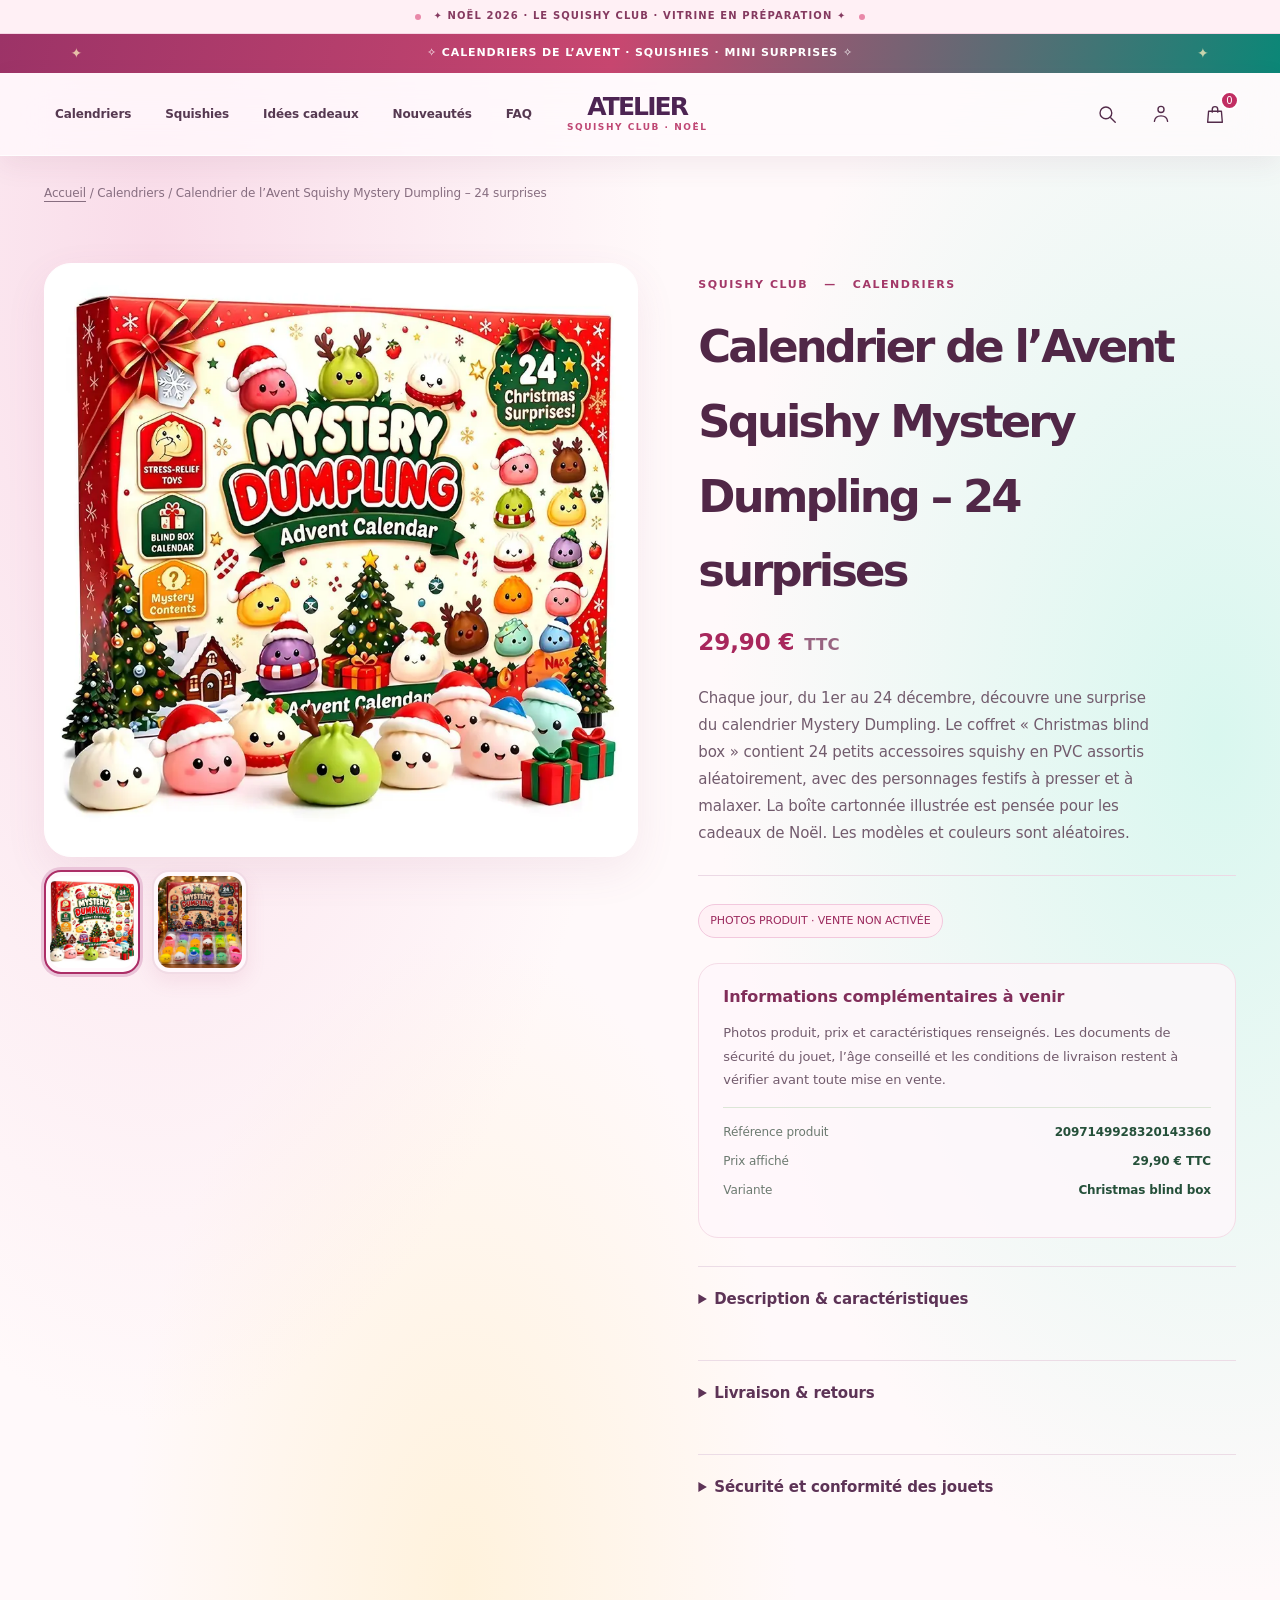
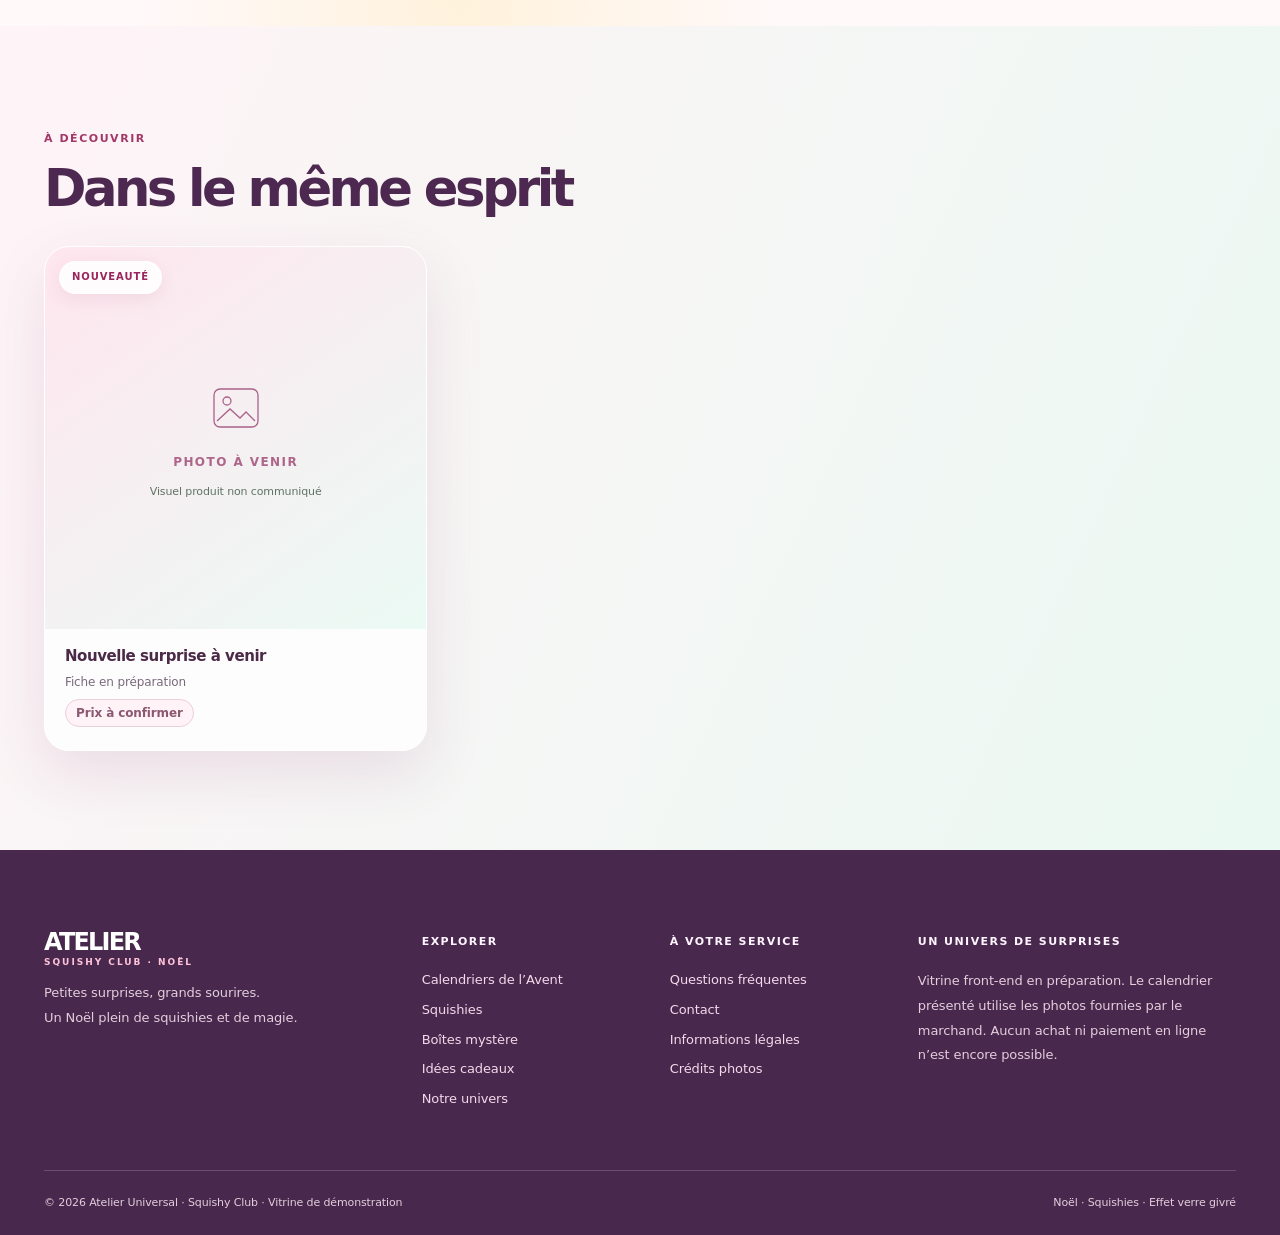
<file: produit-2097149928320143360.html>
<!doctype html>
<html lang="fr">
<head>
  <meta charset="utf-8">
  <meta name="viewport" content="width=device-width, initial-scale=1">
  <meta name="theme-color" content="#fbebf5">
  <meta name="robots" content="noindex, nofollow">
  <meta name="description" content="Calendrier de l’Avent Squishy Mystery Dumpling : 24 surprises festives à malaxer. Prix affiché 29,90 € TTC. Photo officielle à venir.">
  <title>Calendrier de l’Avent Squishy Mystery Dumpling — Atelier Universal</title>
  <meta property="og:type" content="website">
  <meta property="og:title" content="Calendrier de l’Avent Squishy Mystery Dumpling — Atelier Universal">
  <meta property="og:description" content="Un univers de Noël ludique, avec calendriers et squishies à découvrir.">
  <link rel="preconnect" href="https://images.unsplash.com" crossorigin>
  <link rel="icon" href="./favicon.svg" type="image/svg+xml">
  <link rel="stylesheet" href="./assets/css/main.css">
  <link rel="stylesheet" href="./assets/css/modern.css?v=2">
  <link rel="stylesheet" href="./assets/css/christmas.css?v=1">
  <link rel="stylesheet" href="./assets/css/teemdrop.css?v=gallery-4">
  <link rel="stylesheet" href="./assets/css/toy-glass.css?v=1">
  <script type="module" src="./assets/js/app.js?v=toy-glass-1"></script>
</head>
<body data-teemdrop-id="2097149928320143360">
  <a class="skip-link" href="#main">Aller au contenu</a>
  <div class="utility-bar"><span class="utility-dot"></span> ✦ NOËL 2026 · LE SQUISHY CLUB · VITRINE EN PRÉPARATION ✦ <span class="utility-dot"></span></div>
  <div class="announcement">✧ CALENDRIERS DE L’AVENT · SQUISHIES · MINI SURPRISES ✧</div>
  <header class="site-header" id="site-header">
    <div class="header-inner wrap">
      <button class="icon-btn mobile-menu-btn" type="button" aria-controls="mobile-nav" aria-expanded="false" data-menu-toggle aria-label="Ouvrir le menu">
        <svg viewBox="0 0 24 24" fill="none" stroke="currentColor" stroke-width="1.6" aria-hidden="true"><path d="M3 6h18M3 12h18M3 18h18"/></svg>
      </button>
      <nav class="desktop-nav" aria-label="Navigation principale"><a href="./index.html?page=collection&cat=Calendriers">Calendriers</a><a href="./index.html?page=collection&cat=Squishies">Squishies</a><a href="./index.html#cadeaux">Idées cadeaux</a><a href="./index.html#nouveautes">Nouveautés</a><a href="./index.html?page=faq">FAQ</a></nav>
      <a class="brand" href="./index.html" aria-label="Atelier Universal Squishy Club, accueil"><span>ATELIER</span><small>SQUISHY CLUB · NOËL</small></a>
      <div class="header-actions">
        <button class="icon-btn" type="button" data-search-toggle aria-label="Rechercher"><svg viewBox="0 0 24 24" fill="none" stroke="currentColor" stroke-width="1.5" aria-hidden="true"><circle cx="10.8" cy="10.8" r="6.4"/><path d="m16 16 5 5"/></svg></button>
        <a class="icon-btn account-icon" href="./index.html?page=contact" aria-label="Nous contacter"><svg viewBox="0 0 24 24" fill="none" stroke="currentColor" stroke-width="1.5" aria-hidden="true"><circle cx="12" cy="7" r="3.3"/><path d="M4.8 20c.5-4 3-6 7.2-6s6.7 2 7.2 6"/></svg></a>
        <button class="icon-btn cart-trigger" type="button" data-cart-toggle aria-label="Ouvrir le panier de démonstration"><svg viewBox="0 0 24 24" fill="none" stroke="currentColor" stroke-width="1.5" aria-hidden="true"><path d="M5 9h14l1 12H4L5 9ZM9 10V7a3 3 0 0 1 6 0v3"/></svg><span class="cart-number" data-cart-count>0</span></button>
      </div>
    </div>
    <nav class="mobile-nav" id="mobile-nav" aria-label="Menu mobile" hidden><a href="./index.html?page=collection&cat=Calendriers">Calendriers de l’Avent</a><a href="./index.html?page=collection&cat=Squishies">Squishies sensoriels</a><a href="./index.html?page=collection&cat=Bo%C3%AEtes+myst%C3%A8re">Boîtes mystère</a><a href="./index.html#cadeaux">Idées cadeaux</a><a href="./index.html#nouveautes">Nouveautés</a><a href="./index.html?page=faq">Questions fréquentes</a><a href="./index.html?page=contact">Contact</a></nav>
    <div class="search-panel" id="search-panel" hidden><form class="search-form wrap" action="./index.html" method="get" role="search"><input type="hidden" name="page" value="recherche"><label class="sr-only" for="search-field">Rechercher des produits</label><input id="search-field" name="q" type="search" autocomplete="off" placeholder="Un squishy, un calendrier..." required><button type="submit">Rechercher <span aria-hidden="true">↗</span></button></form></div>
  </header>
  <main id="main" tabindex="-1"></main>
  <footer class="site-footer">
    <div class="wrap footer-grid">
      <div class="footer-brand"><a class="brand brand-inverse" href="./index.html"><span>ATELIER</span><small>SQUISHY CLUB · NOËL</small></a><p>Petites surprises, grands sourires.<br>Un Noël plein de squishies et de magie.</p></div>
      <div><h2>Explorer</h2><a href="./index.html?page=collection&cat=Calendriers">Calendriers de l’Avent</a><a href="./index.html?page=collection&cat=Squishies">Squishies</a><a href="./index.html?page=collection&cat=Bo%C3%AEtes+myst%C3%A8re">Boîtes mystère</a><a href="./index.html#cadeaux">Idées cadeaux</a><a href="./index.html?page=histoire">Notre univers</a></div>
      <div><h2>À votre service</h2><a href="./index.html?page=faq">Questions fréquentes</a><a href="./index.html?page=contact">Contact</a><a href="./index.html?page=legal">Informations légales</a><a href="./index.html?page=credits">Crédits photos</a></div>
      <div class="footer-note"><h2>Un univers de surprises</h2><p>Vitrine front-end en préparation. Le calendrier présenté utilise les photos fournies par le marchand. Aucun achat ni paiement en ligne n’est encore possible.</p></div>
    </div>
    <div class="footer-bottom wrap"><span>© 2026 Atelier Universal · Squishy Club · Vitrine de démonstration</span><span>Noël · Squishies · Effet verre givré</span></div>
  </footer>
  <div class="overlay" data-cart-overlay hidden></div>
  <aside class="cart-drawer" id="cart-drawer" role="dialog" aria-modal="true" aria-hidden="true" aria-labelledby="cart-heading">
    <div class="drawer-head"><div><span class="overline">VOTRE SÉLECTION</span><h2 id="cart-heading">Mon panier <em>démo.</em></h2></div><button type="button" class="drawer-close" data-cart-close aria-label="Fermer le panier">×</button></div>
    <p class="drawer-caption">Aucun achat ni paiement réel possible depuis cette vitrine.</p>
    <div class="drawer-items" id="drawer-items"></div>
    <div class="drawer-foot"><div class="total-line"><span>Sous-total fictif</span><strong id="drawer-total">0,00 €</strong></div><a class="dark-btn full" href="./index.html?page=panier">Voir ma sélection <span>↗</span></a><button type="button" class="subtle-btn full" data-cart-close>Continuer à explorer</button></div>
  </aside>
  <div class="toast" id="toast" role="status" aria-live="polite"></div>
</body>
</html>
</file>
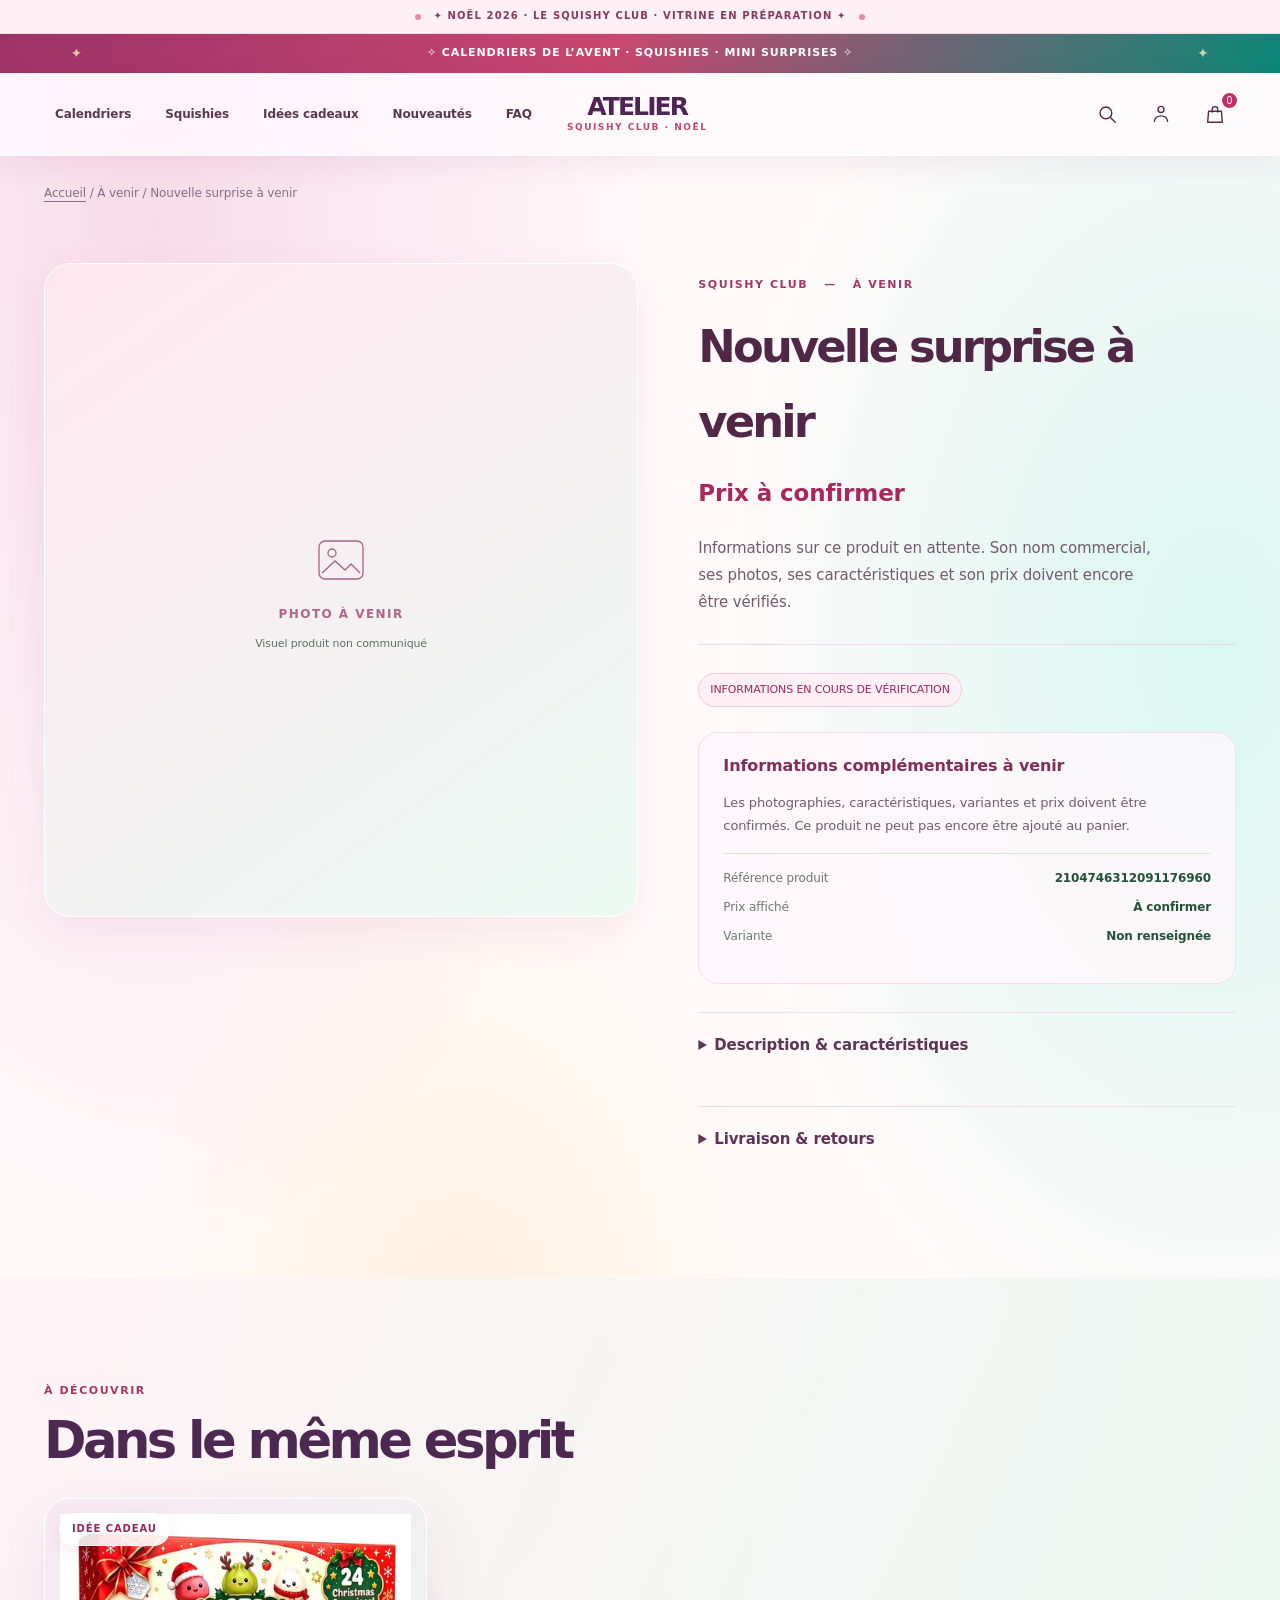
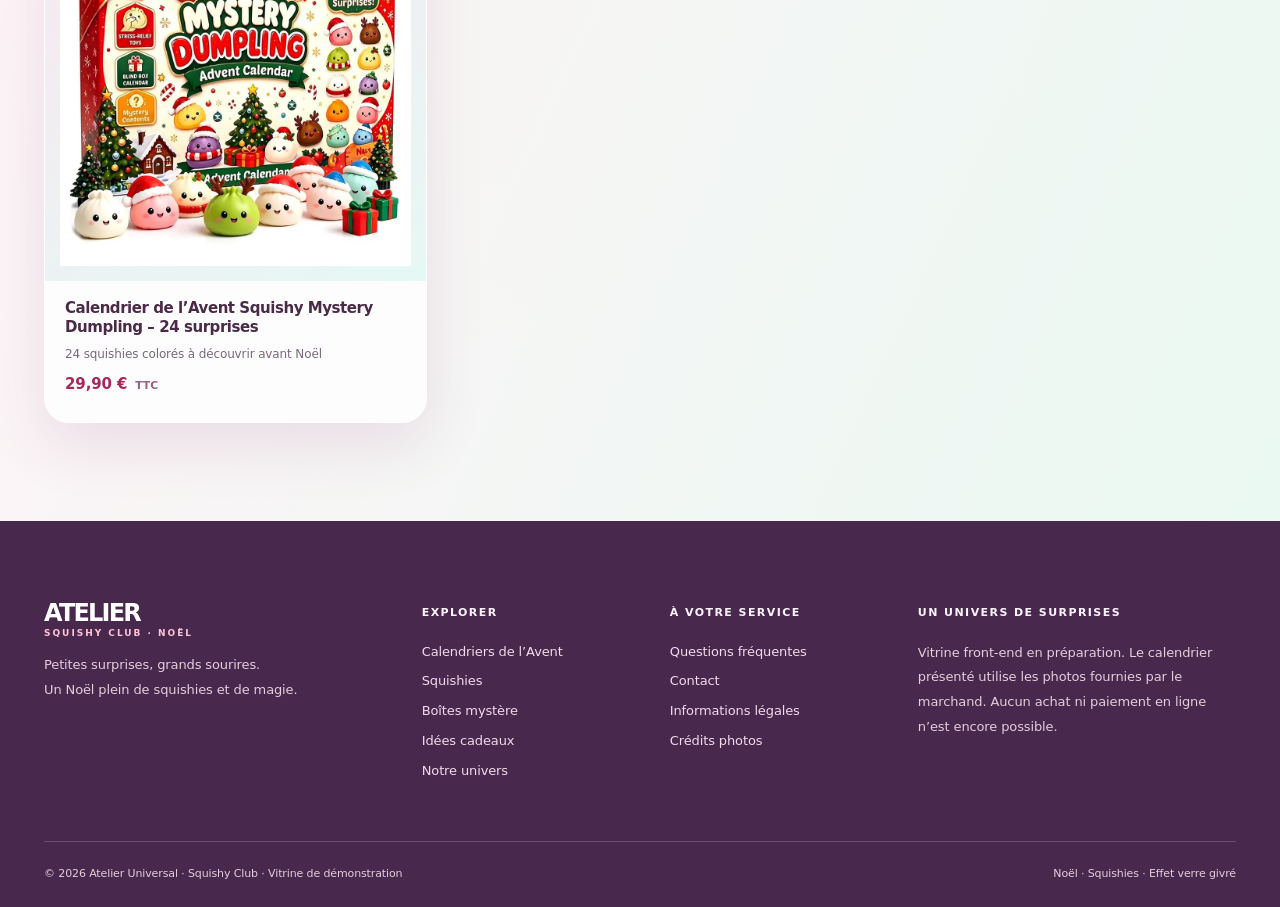
<file: produit-2104746312091176960.html>
<!doctype html>
<html lang="fr">
<head>
  <meta charset="utf-8">
  <meta name="viewport" content="width=device-width, initial-scale=1">
  <meta name="theme-color" content="#fbebf5">
  <meta name="robots" content="noindex, nofollow">
  <meta name="description" content="Fiche produit Atelier Universal. Informations produit en cours de vérification.">
  <title>Produit 2 — Atelier Universal</title>
  <meta property="og:type" content="website">
  <meta property="og:title" content="Atelier Universal — La magie de Noël">
  <meta property="og:description" content="Un univers de Noël ludique, avec calendriers et squishies à découvrir.">
  <link rel="preconnect" href="https://images.unsplash.com" crossorigin>
  <link rel="icon" href="./favicon.svg" type="image/svg+xml">
  <link rel="stylesheet" href="./assets/css/main.css">
  <link rel="stylesheet" href="./assets/css/modern.css?v=2">
  <link rel="stylesheet" href="./assets/css/christmas.css?v=1">
  <link rel="stylesheet" href="./assets/css/teemdrop.css?v=gallery-4">
  <link rel="stylesheet" href="./assets/css/toy-glass.css?v=1">
  <script type="module" src="./assets/js/app.js?v=toy-glass-1"></script>
</head>
<body data-teemdrop-id="2104746312091176960">
  <a class="skip-link" href="#main">Aller au contenu</a>
  <div class="utility-bar"><span class="utility-dot"></span> ✦ NOËL 2026 · LE SQUISHY CLUB · VITRINE EN PRÉPARATION ✦ <span class="utility-dot"></span></div>
  <div class="announcement">✧ CALENDRIERS DE L’AVENT · SQUISHIES · MINI SURPRISES ✧</div>
  <header class="site-header" id="site-header">
    <div class="header-inner wrap">
      <button class="icon-btn mobile-menu-btn" type="button" aria-controls="mobile-nav" aria-expanded="false" data-menu-toggle aria-label="Ouvrir le menu">
        <svg viewBox="0 0 24 24" fill="none" stroke="currentColor" stroke-width="1.6" aria-hidden="true"><path d="M3 6h18M3 12h18M3 18h18"/></svg>
      </button>
      <nav class="desktop-nav" aria-label="Navigation principale"><a href="./index.html?page=collection&cat=Calendriers">Calendriers</a><a href="./index.html?page=collection&cat=Squishies">Squishies</a><a href="./index.html#cadeaux">Idées cadeaux</a><a href="./index.html#nouveautes">Nouveautés</a><a href="./index.html?page=faq">FAQ</a></nav>
      <a class="brand" href="./index.html" aria-label="Atelier Universal Squishy Club, accueil"><span>ATELIER</span><small>SQUISHY CLUB · NOËL</small></a>
      <div class="header-actions">
        <button class="icon-btn" type="button" data-search-toggle aria-label="Rechercher"><svg viewBox="0 0 24 24" fill="none" stroke="currentColor" stroke-width="1.5" aria-hidden="true"><circle cx="10.8" cy="10.8" r="6.4"/><path d="m16 16 5 5"/></svg></button>
        <a class="icon-btn account-icon" href="./index.html?page=contact" aria-label="Nous contacter"><svg viewBox="0 0 24 24" fill="none" stroke="currentColor" stroke-width="1.5" aria-hidden="true"><circle cx="12" cy="7" r="3.3"/><path d="M4.8 20c.5-4 3-6 7.2-6s6.7 2 7.2 6"/></svg></a>
        <button class="icon-btn cart-trigger" type="button" data-cart-toggle aria-label="Ouvrir le panier de démonstration"><svg viewBox="0 0 24 24" fill="none" stroke="currentColor" stroke-width="1.5" aria-hidden="true"><path d="M5 9h14l1 12H4L5 9ZM9 10V7a3 3 0 0 1 6 0v3"/></svg><span class="cart-number" data-cart-count>0</span></button>
      </div>
    </div>
    <nav class="mobile-nav" id="mobile-nav" aria-label="Menu mobile" hidden><a href="./index.html?page=collection&cat=Calendriers">Calendriers de l’Avent</a><a href="./index.html?page=collection&cat=Squishies">Squishies sensoriels</a><a href="./index.html?page=collection&cat=Bo%C3%AEtes+myst%C3%A8re">Boîtes mystère</a><a href="./index.html#cadeaux">Idées cadeaux</a><a href="./index.html#nouveautes">Nouveautés</a><a href="./index.html?page=faq">Questions fréquentes</a><a href="./index.html?page=contact">Contact</a></nav>
    <div class="search-panel" id="search-panel" hidden><form class="search-form wrap" action="./index.html" method="get" role="search"><input type="hidden" name="page" value="recherche"><label class="sr-only" for="search-field">Rechercher des produits</label><input id="search-field" name="q" type="search" autocomplete="off" placeholder="Un squishy, un calendrier..." required><button type="submit">Rechercher <span aria-hidden="true">↗</span></button></form></div>
  </header>
  <main id="main" tabindex="-1"></main>
  <footer class="site-footer">
    <div class="wrap footer-grid">
      <div class="footer-brand"><a class="brand brand-inverse" href="./index.html"><span>ATELIER</span><small>SQUISHY CLUB · NOËL</small></a><p>Petites surprises, grands sourires.<br>Un Noël plein de squishies et de magie.</p></div>
      <div><h2>Explorer</h2><a href="./index.html?page=collection&cat=Calendriers">Calendriers de l’Avent</a><a href="./index.html?page=collection&cat=Squishies">Squishies</a><a href="./index.html?page=collection&cat=Bo%C3%AEtes+myst%C3%A8re">Boîtes mystère</a><a href="./index.html#cadeaux">Idées cadeaux</a><a href="./index.html?page=histoire">Notre univers</a></div>
      <div><h2>À votre service</h2><a href="./index.html?page=faq">Questions fréquentes</a><a href="./index.html?page=contact">Contact</a><a href="./index.html?page=legal">Informations légales</a><a href="./index.html?page=credits">Crédits photos</a></div>
      <div class="footer-note"><h2>Un univers de surprises</h2><p>Vitrine front-end en préparation. Le calendrier présenté utilise les photos fournies par le marchand. Aucun achat ni paiement en ligne n’est encore possible.</p></div>
    </div>
    <div class="footer-bottom wrap"><span>© 2026 Atelier Universal · Squishy Club · Vitrine de démonstration</span><span>Noël · Squishies · Effet verre givré</span></div>
  </footer>
  <div class="overlay" data-cart-overlay hidden></div>
  <aside class="cart-drawer" id="cart-drawer" role="dialog" aria-modal="true" aria-hidden="true" aria-labelledby="cart-heading">
    <div class="drawer-head"><div><span class="overline">VOTRE SÉLECTION</span><h2 id="cart-heading">Mon panier <em>démo.</em></h2></div><button type="button" class="drawer-close" data-cart-close aria-label="Fermer le panier">×</button></div>
    <p class="drawer-caption">Aucun achat ni paiement réel possible depuis cette vitrine.</p>
    <div class="drawer-items" id="drawer-items"></div>
    <div class="drawer-foot"><div class="total-line"><span>Sous-total fictif</span><strong id="drawer-total">0,00 €</strong></div><a class="dark-btn full" href="./index.html?page=panier">Voir ma sélection <span>↗</span></a><button type="button" class="subtle-btn full" data-cart-close>Continuer à explorer</button></div>
  </aside>
  <div class="toast" id="toast" role="status" aria-live="polite"></div>
</body>
</html>
</file>
<file: assets/css/main.css>
:root{--ink:#272621;--muted:#746f67;--soft:#9b9388;--line:#e5e0d8;--cream:#f7f5f0;--paper:#fff;--sand:#ece6de;--dark:#282723;--gold:#a18b73;--width:1220px}
*,*::before,*::after{box-sizing:border-box}html{scroll-behavior:smooth}body{margin:0;background:var(--paper);color:var(--ink);font:14px/1.65 -apple-system,BlinkMacSystemFont,'Segoe UI',Arial,sans-serif;letter-spacing:.005em}button,input,select,textarea{font:inherit}button{cursor:pointer}a{text-decoration:none;color:inherit}img{display:block;max-width:100%;object-fit:cover}img:not([src]){background:var(--sand)}h1,h2,h3,h4{font-weight:400}h1,h2,h3,.serif{font-family:Georgia,'Times New Roman',serif;letter-spacing:-.047em}button:disabled{opacity:.5;cursor:not-allowed}a:focus-visible,button:focus-visible,input:focus-visible,select:focus-visible,textarea:focus-visible,summary:focus-visible{outline:3px solid #b39a7f;outline-offset:3px}.sr-only{position:absolute!important;width:1px;height:1px;overflow:hidden;clip:rect(0,0,0,0);white-space:nowrap}.skip-link{position:fixed;top:-100px;left:15px;background:#fff;color:#111;z-index:200;padding:12px}.skip-link:focus{top:15px}.wrap{max-width:var(--width);width:calc(100% - 80px);margin-inline:auto}.utility-bar{min-height:30px;display:flex;align-items:center;justify-content:center;gap:12px;background:#ece7df;color:#7d6d5b;letter-spacing:.15em;font-size:9px;font-weight:700;text-align:center}.utility-dot{width:5px;height:5px;flex:none;border-radius:50%;background:#bba289}.announcement{background:var(--dark);color:#f5f2ed;text-align:center;min-height:31px;display:grid;place-items:center;letter-spacing:.13em;font-size:9px}.site-header{position:relative;z-index:50;background:white;border-bottom:1px solid #ece7e0}.header-inner{min-height:88px;display:grid;grid-template-columns:minmax(0,1fr) auto minmax(0,1fr);align-items:center;gap:22px}.desktop-nav{display:flex;gap:26px;align-items:center;white-space:nowrap}.desktop-nav a{font-size:11px;color:#5b5853}.desktop-nav a:hover{text-decoration:underline;text-underline-offset:6px}.brand{display:inline-flex;align-items:center;flex-direction:column;font-family:Georgia,'Times New Roman',serif;line-height:1}.brand>span{font-size:27px;letter-spacing:.16em;font-weight:400}.brand small{font-size:7px;letter-spacing:.47em;font-family:Arial,sans-serif;margin-top:9px;font-weight:600;color:#9b9388}.header-actions{display:flex;align-items:center;justify-content:flex-end;gap:17px}.icon-btn{width:31px;height:34px;background:none;border:0;display:inline-flex;align-items:center;justify-content:center;position:relative;color:var(--ink)}.icon-btn svg{width:21px;height:21px;stroke-linejoin:round;stroke-linecap:round}.cart-number{position:absolute;top:-4px;right:-8px;background:#a88c74;color:white;width:17px;height:17px;font-size:10px;border-radius:50%;display:grid;place-items:center}.mobile-menu-btn{display:none}.mobile-nav{display:flex;flex-direction:column;gap:12px;padding:14px 24px 24px;border-top:1px solid var(--line)}.mobile-nav[hidden],.search-panel[hidden]{display:none!important}.mobile-nav a{padding:7px}.search-panel{border-top:1px solid var(--line);padding:18px 0;box-shadow:0 6px 14px #00000006}.search-form{display:flex;gap:8px}.search-form input{border:1px solid var(--line);padding:14px 18px;flex:1;min-width:0}.search-form button{background:var(--dark);color:#fff;border:0;padding:10px 25px;font-size:10px;font-weight:700;letter-spacing:.12em;text-transform:uppercase}
.eyebrow,.overline{font-size:10px;letter-spacing:.24em;text-transform:uppercase;color:#978977;font-weight:700}.eyebrow{display:flex;align-items:center;gap:17px}.eyebrow::after{content:'';width:33px;height:1px;background:currentColor}.hero{min-height:640px;display:grid;grid-template-columns:49% 51%;background:#eee9e2}.hero-copy{align-self:center;padding:75px 7vw 75px max(48px,calc((100vw - var(--width))/2));position:relative}.hero h1{font-size:clamp(53px,5.9vw,88px);font-weight:400;line-height:1.08;margin:28px 0 26px;letter-spacing:-.063em}.hero h1 em{font-weight:400;color:#9b8976}.hero-desc{font-size:14px;line-height:1.95;color:#665e55;max-width:415px;margin:0 0 30px}.dark-btn{border:1px solid var(--dark);background:var(--dark);color:white;display:inline-flex;gap:35px;justify-content:space-between;align-items:center;padding:17px 22px;min-height:48px;font-size:10px;letter-spacing:.15em;text-transform:uppercase;font-weight:700;transition:background .2s ease,color .2s ease}.dark-btn:hover{background:#4b453e}.dark-btn span{font-size:16px;line-height:1}.dark-btn.full,.subtle-btn.full{width:100%;text-align:center;justify-content:center}.subtle-btn{background:#fff;border:1px solid var(--line);color:var(--ink);padding:14px 20px;text-transform:uppercase;font-size:10px;letter-spacing:.12em}.hero-image{min-height:500px;position:relative;overflow:hidden;background:#c9b9a7}.hero-image img{width:100%;height:100%;position:absolute;inset:0;object-position:center;transition:transform .7s}.hero-image:hover img{transform:scale(1.03)}.hero-caption{position:absolute;bottom:27px;right:32px;color:white;background:#1a191854;padding:7px 10px;letter-spacing:.16em;font-size:9px;font-weight:600}.benefit-strip{display:grid;grid-template-columns:repeat(3,1fr);align-items:center;padding:26px max(45px,calc((100vw - var(--width))/2));gap:25px;border-bottom:1px solid var(--line);background:#fff}.benefit{display:flex;align-items:center;justify-content:center;gap:12px;color:#6b665f;font-size:11px}.benefit svg{width:21px;height:21px;stroke:#968673;fill:none;stroke-width:1.25}.section{padding:93px 0}.section-surface{background:#faf9f7}.section-head{display:flex;justify-content:space-between;align-items:end;gap:25px;margin-bottom:30px}.section-title{font-size:clamp(34px,3.7vw,51px);line-height:1.13;margin:10px 0 0;letter-spacing:-.055em}.tiny-link{font-size:10px;font-weight:650;letter-spacing:.14em;text-transform:uppercase;border-bottom:1px solid #a69a8c;white-space:nowrap;padding-bottom:7px}.tiny-link:hover{border-bottom-color:var(--ink)}.category-grid{display:grid;grid-template-columns:repeat(3,minmax(0,1fr));gap:21px}.category-card{display:block;aspect-ratio:1/1.07;overflow:hidden;position:relative;background:#ddd1c5}.category-card img{position:absolute;inset:0;width:100%;height:100%;transition:transform .6s}.category-card:hover img{transform:scale(1.045)}.category-card::after{content:'';position:absolute;inset:35% 0 0;background:linear-gradient(transparent,#1e1b189c)}.category-caption{position:absolute;bottom:25px;left:26px;right:24px;color:white;z-index:1;display:flex;justify-content:space-between;align-items:end;gap:10px}.category-caption strong{font:400 30px/1.08 Georgia,serif;letter-spacing:-.05em}.category-caption small{display:block;font-size:10px;letter-spacing:.09em;margin-top:10px;color:#eeebe5}.category-arrow{font-size:22px}.product-toolbar{display:flex;align-items:center;justify-content:space-between;gap:15px;margin:28px 0 25px}.filter-tabs{display:flex;gap:22px;flex-wrap:wrap;align-items:center}.filter-button{background:none;border:0;border-bottom:1px solid transparent;padding:7px 0 8px;font-size:12px;color:#837d76}.filter-button[aria-pressed=true]{border-color:#292721;color:#2b2925;font-weight:700}.small-count{font-size:11px;color:#908980}.product-grid{display:grid;grid-template-columns:repeat(4,minmax(0,1fr));gap:23px}.product-card{min-width:0}.product-image{display:block;aspect-ratio:4/4.65;position:relative;overflow:hidden;background:#ede9e3}.product-image img{width:100%;height:100%;transition:transform .5s}.product-image:hover img{transform:scale(1.05)}.product-badge{position:absolute;top:12px;left:12px;background:#fffffff0;color:#5b5046;padding:5px 9px;letter-spacing:.12em;font-size:9px;font-weight:700}.quick-add{position:absolute;bottom:13px;left:13px;right:13px;background:#fffffff2;border:1px solid #eee7df;min-height:41px;text-transform:uppercase;font-size:9px;letter-spacing:.13em;font-weight:750;opacity:0;transform:translateY(7px);transition:opacity .2s,transform .2s}.product-image:hover .quick-add,.product-image:focus-within .quick-add,.quick-add:focus-visible{opacity:1;transform:none}.product-body{padding:13px 1px}.product-body h3{font-family:Arial,sans-serif;font-weight:650;font-size:13px;letter-spacing:0;margin:0 0 2px}.product-body h3 a:hover{text-decoration:underline}.product-sub{font-size:11px;color:#8c857c;margin:0 0 7px}.price{font-size:13px;font-weight:500}.empty-message{padding:35px 0;color:var(--muted)}.demo-note{font-size:11px;color:#8c857b;line-height:1.6}.story-split{display:grid;grid-template-columns:1.05fr .95fr;min-height:515px;background:#ebe5dc}.story-photo{height:100%;min-height:470px;position:relative;background:#b7a896}.story-photo img{width:100%;height:100%;position:absolute;inset:0}.story-copy{display:flex;flex-direction:column;justify-content:center;padding:70px clamp(35px,7.8vw,130px)}.story-copy h2{font-size:clamp(42px,4vw,65px);line-height:1.13;margin:18px 0 20px}.story-copy h2 em{color:#92816f}.story-copy p{max-width:390px;line-height:1.95;color:#625b52}.story-copy .tiny-link{align-self:flex-start;margin-top:23px}.journal-grid{display:grid;grid-template-columns:repeat(2,minmax(0,1fr));gap:28px}.journal-img{display:block;overflow:hidden;aspect-ratio:1.75;background:#e6dfd6}.journal-img img{width:100%;height:100%;transition:transform .3s}.journal-img:hover img{transform:scale(1.04)}.journal-meta{margin:17px 0 9px;font-size:10px;letter-spacing:.13em;color:#938979;font-weight:700}.journal-title{font:400 28px/1.2 Georgia,serif;margin:0 0 11px}.journal-excerpt{color:#766f66;max-width:475px;font-size:12px}.newsletter-band{background:#f3efe8;text-align:center;padding:85px 24px}.newsletter-band .section-title{margin:12px 0 14px}.newsletter-band p{color:#746e65;font-size:13px}.newsletter-form{display:flex;align-items:stretch;max-width:500px;margin:28px auto 0}.newsletter-form input{flex:1;min-width:0;background:transparent;border:1px solid #c3b7a9;padding:15px 17px}.newsletter-form button{border:0;background:var(--dark);color:white;text-transform:uppercase;letter-spacing:.14em;font-size:10px;padding:0 24px;font-weight:700}.newsletter-status{min-height:17px;font-size:11px!important}.site-footer{background:#292823;color:#eeeae1;padding-top:63px}.footer-grid{display:grid;grid-template-columns:1.45fr .9fr .9fr 1.35fr;gap:36px}.site-footer h2{font:700 10px Arial,sans-serif;letter-spacing:.15em;text-transform:uppercase;color:#e8e2d7;margin:4px 0 19px}.site-footer a:not(.brand){display:block;margin:8px 0;font-size:12px;color:#beb8ae}.site-footer a:not(.brand):hover{text-decoration:underline}.site-footer p{font-size:12px;color:#b6afa4;line-height:1.9}.brand-inverse{align-items:flex-start}.brand-inverse>span{color:white;font-size:24px}.brand-inverse small{color:#bbb3a9}.footer-bottom{display:flex;justify-content:space-between;gap:15px;border-top:1px solid #4d4a45;padding:23px 0;margin-top:52px;color:#aaa397;font-size:10px}.overlay{position:fixed;inset:0;background:#0e0d0bb0;z-index:89}.overlay[hidden]{display:none}.cart-drawer{position:fixed;z-index:90;inset:0 0 0 auto;width:min(100%,450px);background:white;padding:32px;transform:translateX(105%);visibility:hidden;transition:transform .27s,visibility .27s;display:flex;flex-direction:column;box-shadow:-20px 0 50px #0002}.cart-drawer.open{transform:translateX(0);visibility:visible}.drawer-head{display:flex;justify-content:space-between;align-items:flex-start;border-bottom:1px solid var(--line);padding-bottom:18px}.drawer-head h2{font:400 31px Georgia,serif;letter-spacing:-.05em;margin:7px 0 0}.drawer-head h2 em{color:#9e8c79}.drawer-close{background:none;border:0;font-size:28px;line-height:1;padding:6px}.drawer-caption{font-size:11px;color:#887d71}.drawer-items{flex:1;overflow-y:auto;min-height:0;padding-top:12px}.drawer-item{display:grid;grid-template-columns:87px 1fr;gap:15px;padding:14px 0;border-bottom:1px solid var(--line)}.drawer-item img{width:87px;height:110px;object-fit:cover;background:var(--sand)}.drawer-item h3{font:600 13px Arial,sans-serif;margin:0}.drawer-item small{color:#83786f;font-size:11px}.drawer-item .qty-row{display:flex;align-items:center;gap:12px;margin-top:8px}.qty-row button{border:1px solid var(--line);background:white;min-width:27px;min-height:27px}.qty-row .remove{border:0;color:#8c7868;text-decoration:underline;font-size:10px;margin-left:auto}.drawer-foot{border-top:1px solid var(--line);padding-top:20px;display:grid;gap:11px}.total-line{display:flex;justify-content:space-between;font-size:14px;padding-bottom:7px}.toast{position:fixed;bottom:24px;left:50%;transform:translate(-50%,35px);opacity:0;pointer-events:none;background:#2a2924;color:#fff;padding:13px 21px;z-index:100;font-size:12px;transition:opacity .2s,transform .2s;box-shadow:0 10px 40px #0002}.toast.show{opacity:1;transform:translate(-50%,0)}
.page-hero{background:#f4f1eb;padding:63px 0 70px;text-align:center}.page-hero h1{font-size:clamp(45px,5vw,70px);line-height:1.1;margin:13px 0 13px}.page-hero p{color:#716a61;max-width:560px;margin:0 auto}.breadcrumbs{padding:27px 0 0;color:#867d72;font-size:11px}.breadcrumbs a{text-decoration:underline;text-underline-offset:4px}.collection-controls{display:flex;justify-content:space-between;gap:20px;align-items:center;flex-wrap:wrap;margin-bottom:27px}.sort-control{display:flex;align-items:center;gap:8px;color:#645e57}.sort-control select{border:1px solid var(--line);padding:10px 12px;background:white;color:var(--ink)}.detail{display:grid;grid-template-columns:1.05fr .95fr;gap:65px;padding-top:42px}.detail-gallery{display:grid;grid-template-columns:1fr 1fr;gap:15px}.detail-main-photo{grid-column:1/-1;aspect-ratio:4/4.4;overflow:hidden;background:var(--sand)}.detail-gallery img{width:100%;height:100%;object-fit:cover}.detail-thumb{aspect-ratio:4/3;overflow:hidden;background:var(--sand)}.detail-copy{padding:8px 0}.detail-copy h1{font-size:clamp(44px,4.7vw,67px);margin:14px 0 14px}.detail-price{font-size:19px;margin-bottom:23px}.detail-copy p{color:#70685e;line-height:1.95;max-width:455px}.detail-copy hr{border:0;border-top:1px solid var(--line);margin:28px 0}.detail-copy label{display:block;font-size:11px;letter-spacing:.12em;text-transform:uppercase;font-weight:700;margin:24px 0 9px}.option-row{display:flex;flex-wrap:wrap;gap:8px}.option-btn{padding:12px 18px;border:1px solid #d8d0c7;background:#fff;color:#645b50}.option-btn.selected{border-color:#24231f;background:#f3f0eb;color:#26241f}.detail-quantity{width:95px;border:1px solid var(--line);padding:13px}.detail-cta{margin-top:20px;min-width:min(100%,440px)}.detail-meta{padding:20px 0;border-top:1px solid var(--line);margin-top:28px;color:#82786f}.detail-meta summary{cursor:pointer;font-weight:600}.editorial-layout{display:grid;grid-template-columns:1fr 1fr;gap:60px;align-items:center}.editorial-layout img{width:100%;height:auto;aspect-ratio:4/4.5}.editorial-layout h2{font-size:clamp(35px,4.4vw,60px)}.editorial-layout p{color:#70695f;line-height:2}.article{max-width:760px;margin:0 auto;padding:65px 0 100px}.article h1{font-size:clamp(42px,5vw,68px)}.article h2{font-size:30px}.article p{font-size:15px;color:#655e56;line-height:2}.article img{width:100%;aspect-ratio:1.7;margin:35px 0}.faq-list{max-width:850px;margin:auto}.faq-list details{border-bottom:1px solid var(--line);padding:21px 0}.faq-list summary{font:400 20px Georgia,serif;cursor:pointer;display:flex;align-items:center;justify-content:space-between;gap:20px}.faq-list summary::after{content:'+';font:400 22px Arial,sans-serif}.faq-list details[open] summary::after{content:'−'}.faq-list p{max-width:700px;color:#70665c}.contact-box{display:grid;grid-template-columns:.8fr 1.2fr;gap:80px;max-width:1040px;margin:auto}.contact-box h2{font-size:39px}.contact-box p{color:#716a62}.field{display:grid;gap:6px;margin-bottom:18px}.field label{font-size:11px;letter-spacing:.09em;text-transform:uppercase;font-weight:700}.field input,.field textarea{width:100%;padding:13px 15px;border:1px solid #cfc6bc;background:#fff}.legal-note{background:#f4f1eb;border-left:3px solid #ad9279;padding:15px 21px;color:#6e6256}.cart-page{max-width:860px;margin:auto}.cart-page-item{display:grid;grid-template-columns:100px 1fr auto;gap:20px;padding:20px 0;border-bottom:1px solid var(--line)}.cart-page-item img{width:100px;height:125px}.cart-page-item h3{font-family:Arial,sans-serif;font-size:15px}.cart-page-total{display:flex;justify-content:space-between;font-size:20px;margin:30px 0}.credit-list{list-style:none;padding:0;display:grid;grid-template-columns:repeat(2,minmax(0,1fr));gap:13px}.credit-list li{padding:14px;border:1px solid var(--line)}.credit-list a{text-decoration:underline}.pill{display:inline-block;border:1px solid var(--line);font-size:11px;padding:7px 11px;color:#73685e}
@media(max-width:1100px){.wrap{width:calc(100% - 48px)}.hero-copy{padding-left:7vw}.section{padding:72px 0}.desktop-nav{gap:14px}.category-caption strong{font-size:25px}.product-grid{gap:15px}.footer-grid{gap:25px}}
@media(max-width:760px){.wrap{width:calc(100% - 36px)}.utility-bar{font-size:8px;letter-spacing:.08em;padding:4px 7px}.announcement{font-size:8px;padding:5px;min-height:30px}.header-inner{min-height:75px;grid-template-columns:1fr auto 1fr;gap:8px}.desktop-nav{display:none}.mobile-menu-btn{display:inline-flex}.brand>span{font-size:24px}.brand small{font-size:7px;margin-top:7px}.header-actions{gap:10px}.account-icon{display:none}.hero{grid-template-columns:1fr;min-height:0}.hero-copy{padding:64px 28px 57px}.hero h1{font-size:clamp(52px,12vw,78px);margin:23px 0}.hero-desc{max-width:500px}.hero-image{min-height:440px;aspect-ratio:4/3}.benefit-strip{grid-template-columns:1fr 1fr;gap:12px;padding:22px 18px}.benefit:nth-child(3){grid-column:1/-1}.benefit{font-size:9px;gap:7px}.benefit svg{width:18px;height:18px}.section{padding:63px 0}.section-head{gap:12px}.section-title{font-size:38px}.category-grid{grid-template-columns:1fr 1fr;gap:12px}.category-card{aspect-ratio:1/1.25}.category-card:last-child{grid-column:1/-1;aspect-ratio:2/1.05}.category-caption{bottom:17px;left:17px;right:15px}.category-caption strong{font-size:25px}.category-caption small{font-size:9px}.product-grid{grid-template-columns:repeat(2,minmax(0,1fr));gap:14px}.product-toolbar{align-items:start;flex-direction:column;gap:4px}.filter-tabs{gap:16px}.quick-add{opacity:1;transform:none;min-height:36px;font-size:8px;bottom:8px;left:8px;right:8px}.story-split{grid-template-columns:1fr}.story-photo{min-height:350px;aspect-ratio:4/3}.story-copy{padding:55px 30px 60px}.journal-grid{grid-template-columns:1fr;gap:42px}.footer-grid{grid-template-columns:1fr 1fr;gap:35px}.footer-brand,.footer-note{grid-column:1/-1}.footer-bottom{flex-wrap:wrap;margin-top:35px}.detail,.editorial-layout,.contact-box{grid-template-columns:1fr;gap:27px}.detail{padding-top:30px}.detail-copy h1{font-size:50px}.detail-gallery{gap:8px}.contact-box{gap:8px}.credit-list{grid-template-columns:1fr}.page-hero{padding:46px 0 52px}.page-hero h1{font-size:47px}}
@media(max-width:430px){.category-caption strong{font-size:21px}.hero-image{min-height:360px}.section-head{align-items:start}.section-head .tiny-link{font-size:8px}.benefit-strip{grid-template-columns:1fr}.benefit:nth-child(3){grid-column:auto}.product-body h3{font-size:12px}.journal-title{font-size:24px}.cart-page-item{grid-template-columns:70px 1fr auto;gap:10px}.cart-page-item img{width:70px;height:95px}.footer-grid{grid-template-columns:1fr 1fr}}
@media(prefers-reduced-motion:reduce){*,*::before,*::after{scroll-behavior:auto!important;transition-duration:.01ms!important;animation-duration:.01ms!important}}
</file>
<file: assets/css/modern.css>
/* Atelier Universal — modern blue design layer, October 2026.
   The underlying OS 2.0 theme and the original layout stylesheet remain untouched. */
:root {
  --ink: #152746;
  --muted: #61718c;
  --soft: #7790b4;
  --line: #dce5f3;
  --cream: #f5f8ff;
  --paper: #ffffff;
  --sand: #eaf1ff;
  --dark: #0b1e43;
  --gold: #245bdb;
  --width: 1320px;
  --blue: #2059e8;
  --blue-dark: #153fa9;
  --blue-light: #eaf1ff;
  --blue-border: #cfdefb;
  --shadow: 0 17px 50px rgba(17, 55, 121, .075);
}
html { scroll-padding-top: 90px; }
body {
  background: #ffffff;
  color: var(--ink);
  font: 15px/1.62 Inter, ui-sans-serif, -apple-system, BlinkMacSystemFont, "Segoe UI", sans-serif;
  -webkit-font-smoothing: antialiased;
  letter-spacing: -.008em;
}
h1, h2, h3, h4, .serif { font-family: inherit; font-weight: 750; letter-spacing: -.052em; }
a, button, input, select, textarea { -webkit-tap-highlight-color: transparent; }
a:focus-visible, button:focus-visible, input:focus-visible, select:focus-visible, textarea:focus-visible, summary:focus-visible {
  outline: 3px solid var(--blue); outline-offset: 4px;
}
.wrap { width: min(calc(100% - 88px), var(--width)); }
.utility-bar {
  min-height: 28px; background: #eaf1ff; color: #2450a4;
  font-size: 10px; font-weight: 750; letter-spacing: .12em;
}
.utility-dot { background: #3978f7; width: 6px; height: 6px; }
.announcement {
  background: var(--dark); color: #dae7ff; font-size: 10px;
  letter-spacing: .16em; min-height: 31px;
}
.site-header {
  position: sticky; top: 0; z-index: 50;
  border-bottom: 1px solid rgba(199, 216, 246, .7);
  background: rgba(255, 255, 255, .94);
  backdrop-filter: blur(22px);
  -webkit-backdrop-filter: blur(22px);
  box-shadow: 0 7px 28px rgba(22, 55, 113, .045);
}
.header-inner { min-height: 88px; }
.desktop-nav { gap: 12px; }
.desktop-nav a {
  padding: 11px 14px; border-radius: 11px; color: #465879;
  font-size: 12px; font-weight: 650; transition: background .18s, color .18s;
}
.desktop-nav a:hover { color: var(--blue-dark); background: var(--blue-light); text-decoration: none; }
.brand { font-family: inherit; gap: 3px; }
.brand > span { color: var(--ink); font-size: 24px; font-weight: 850; letter-spacing: -.075em; }
.brand small { color: var(--blue); font-size: 9px; line-height: 1.3; font-weight: 800; font-family: inherit; letter-spacing: .32em; margin-top: 0; }
.header-actions { gap: 11px; }
.icon-btn {
  border: 1px solid transparent; width: 43px; height: 43px;
  border-radius: 14px; transition: background .18s, color .18s, border-color .18s;
}
.icon-btn:hover { color: var(--blue); background: var(--blue-light); border-color: var(--blue-border); }
.icon-btn svg { width: 22px; height: 22px; }
.cart-number {
  top: -3px; right: -4px; width: 19px; height: 19px;
  background: var(--blue); border: 2px solid white; font-size: 10px;
}
.mobile-nav { background: #fff; border-color: var(--line); box-shadow: var(--shadow); }
.mobile-nav a { border-radius: 10px; font-weight: 650; }
.mobile-nav a:hover { background: var(--blue-light); color: var(--blue-dark); }
.search-panel { border-color: var(--line); }
.search-form input {
  background: #f7f9fe; border: 1px solid var(--blue-border);
  border-radius: 12px; color: var(--ink);
}
.search-form button {
  background: var(--blue); border-radius: 12px;
  font-size: 11px; letter-spacing: .045em; font-weight: 750;
}
.eyebrow, .overline {
  color: var(--blue); font-size: 11px; letter-spacing: .15em; font-weight: 800;
}
.eyebrow::after { width: 36px; background: #87a6e7; }
.hero {
  grid-template-columns: minmax(0, .95fr) minmax(0, 1.05fr);
  min-height: 670px;
  background: radial-gradient(circle at 18% 24%, rgba(204, 225, 255, .65), transparent 39%),
              linear-gradient(120deg, #f8fbff 7%, #edf4ff 100%);
}
.hero-copy {
  isolation: isolate; padding: 90px 5.5vw 92px max(56px, calc((100vw - var(--width))/2));
  overflow: hidden;
}
.hero-copy::before {
  content: ''; pointer-events: none; position: absolute;
  width: 440px; height: 440px; border: 1px solid rgba(38, 98, 220, .12);
  border-radius: 50%; right: -265px; bottom: -270px; z-index: -1;
  box-shadow: 0 0 0 65px rgba(64, 127, 243, .026), 0 0 0 134px rgba(64, 127, 243, .023);
}
.hero h1 {
  font-weight: 830; font-size: clamp(58px, 6.2vw, 100px);
  line-height: 1.04; letter-spacing: -.082em;
  margin: 23px 0 28px;
}
.hero h1 em { font-style: normal; color: var(--blue); }
.hero-desc { color: #516685; font-size: 16px; line-height: 1.82; max-width: 420px; margin-bottom: 35px; }
.dark-btn {
  background: var(--blue); border: 1px solid var(--blue);
  color: #fff; border-radius: 13px; min-height: 52px;
  padding: 16px 19px 16px 23px; font-size: 11px;
  letter-spacing: .055em; font-weight: 800; gap: 20px;
  box-shadow: 0 10px 24px rgba(32, 89, 232, .18);
  transition: background .2s, transform .2s, box-shadow .2s;
}
.dark-btn:hover {
  background: var(--blue-dark); border-color: var(--blue-dark);
  transform: translateY(-2px); box-shadow: 0 17px 32px rgba(32, 89, 232, .23);
}
.dark-btn span { font-size: 19px; line-height: 1; }
.subtle-btn { border-radius: 12px; font-weight: 750; letter-spacing: .06em; border-color: var(--line); }
.subtle-btn:hover { background: var(--blue-light); color: var(--blue-dark); }
.hero-image { background: #9eafc4; min-height: 640px; }
.hero-image img { object-position: center; }
.hero-image::after {
  content: ''; position: absolute; inset: 0; pointer-events: none;
  background: linear-gradient(0deg, rgba(9, 22, 46, .28), transparent 42%);
}
.hero-caption {
  z-index: 1; right: 30px; bottom: 26px;
  background: rgba(255, 255, 255, .92); color: #173d86;
  padding: 10px 16px; border-radius: 30px;
  font-size: 10px; letter-spacing: .12em; font-weight: 850;
  box-shadow: 0 12px 30px rgba(0, 0, 0, .1);
}
.benefit-strip {
  border-block: 1px solid #dfe9f9; background: #fff;
  padding-block: 27px; gap: 36px;
}
.benefit { justify-content: flex-start; color: #3f5378; font-size: 12px; font-weight: 660; }
.benefit svg { width: 23px; height: 23px; stroke: var(--blue); stroke-width: 1.6; }
.section { padding-block: 105px; }
.section-surface { background: #f5f8ff; }
.section-head { margin-bottom: 35px; }
.section-title {
  font-size: clamp(36px, 4.1vw, 60px); font-weight: 795;
  letter-spacing: -.073em; line-height: 1.1; color: var(--ink);
}
.tiny-link {
  color: var(--blue-dark); border-bottom: 1px solid #9abaff;
  font-size: 11px; letter-spacing: .07em; font-weight: 830;
  padding-bottom: 8px;
}
.tiny-link:hover { border-bottom-color: var(--blue); color: var(--blue); }
.category-grid { gap: 22px; }
.category-card {
  border-radius: 20px; aspect-ratio: 1/1.07;
  background: #d6e2f1; box-shadow: var(--shadow);
  transform: translateZ(0); transition: transform .25s, box-shadow .25s;
}
.category-card:hover { transform: translateY(-5px); box-shadow: 0 24px 50px rgba(15, 48, 98, .15); }
.category-card::after { background: linear-gradient(transparent 18%, rgba(12, 27, 57, .85)); }
.category-caption { left: 27px; right: 23px; bottom: 25px; align-items: center; }
.category-caption strong { font-size: 29px; line-height: 1.08; font-weight: 760; font-family: inherit; letter-spacing: -.045em; }
.category-caption small { font-size: 11px; letter-spacing: .018em; margin-top: 11px; color: #e4efff; }
.category-arrow {
  width: 45px; height: 45px; display: grid; place-items: center;
  background: #fff; border-radius: 50%; color: var(--blue);
  font-size: 26px; flex: none; line-height: 1;
}
.product-toolbar { margin-block: 33px 25px; }
.filter-tabs { gap: 9px; }
.filter-button {
  background: #fff; border: 1px solid #dfE7F4; border-radius: 99px;
  padding: 10px 17px; font-size: 12px; color: #64748e; font-weight: 640;
  transition: background .18s, color .18s, border-color .18s;
}
.filter-button:hover { background: #ecf3ff; color: var(--blue-dark); border-color: #bcd0f8; }
.filter-button[aria-pressed=true], .filter-button[aria-current="page"] {
  background: var(--blue); border-color: var(--blue); color: #fff; font-weight: 750;
}
.small-count { color: #6e7f99; font-size: 12px; }
.product-grid { gap: 22px; }
.product-card {
  background: #fff; border-radius: 20px; overflow: hidden;
  border: 1px solid #e7edf6; min-width: 0;
  box-shadow: 0 4px 18px rgba(30, 69, 128, .035);
  transition: transform .22s ease, box-shadow .22s ease, border-color .22s ease;
}
.product-card:hover {
  transform: translateY(-5px); border-color: var(--blue-border);
  box-shadow: 0 18px 48px rgba(19, 59, 116, .10);
}
.product-image { aspect-ratio: 4 / 4.55; background: #eaf0f8; }
.product-image img { object-fit: cover; }
.product-badge {
  top: 14px; left: 14px; border-radius: 99px;
  padding: 7px 11px; color: var(--blue-dark);
  background: #eef4ffef; font-size: 10px; letter-spacing: .04em;
}
.quick-add {
  background: var(--blue); color: #fff; border: 0;
  border-radius: 11px; bottom: 13px; left: 13px; right: 13px;
  min-height: 43px; font-size: 10px; letter-spacing: .055em;
  box-shadow: 0 9px 24px rgba(26, 71, 174, .15);
}
.quick-add:hover { background: var(--blue-dark); }
.product-body { padding: 17px 18px 20px; }
.product-body h3 { font-size: 15px; line-height: 1.35; font-weight: 750; font-family: inherit; letter-spacing: -.025em; margin-bottom: 6px; }
.product-body h3 a:hover { color: var(--blue); text-decoration: none; }
.product-sub { color: #708099; font-size: 12px; margin-bottom: 8px; }
.price { color: #183963; font-size: 15px; font-weight: 820; }
.story-split { background: var(--dark); }
.story-photo { background: #41648e; }
.story-photo::after {
  content: ''; position: absolute; inset: 0; pointer-events: none;
  background: linear-gradient(90deg, transparent, rgba(14, 31, 64, .18));
}
.story-copy { color: white; background: radial-gradient(circle at 90% 15%, #173a77 0, transparent 48%), #0b1e43; }
.story-copy .overline { color: #8cb6ff; }
.story-copy h2 { font-weight: 800; letter-spacing: -.067em; font-size: clamp(44px, 4.4vw, 72px); }
.story-copy h2 em { color: #8db6ff; font-style: normal; }
.story-copy p { color: #c8d6ed; font-size: 15px; }
.story-copy .tiny-link { color: #d0e0ff; border-color: #649aff; }
.journal-grid { gap: 30px; }
.journal-img { border-radius: 19px; aspect-ratio: 1.65; background: #eaf1ff; }
.journal-meta { color: var(--blue); font-size: 11px; }
.journal-title { font-size: 27px; line-height: 1.23; font-weight: 780; font-family: inherit; letter-spacing: -.055em; margin-bottom: 12px; }
.journal-excerpt { color: #65748c; font-size: 14px; }
.newsletter-band {
  color: white; padding: 94px 24px;
  background: radial-gradient(ellipse at 88% 18%, rgba(106, 170, 255, .45), transparent 33%),
              radial-gradient(ellipse at 12% 95%, rgba(7, 26, 74, .34), transparent 49%),
              linear-gradient(118deg, #1745b7, #205dea);
}
.newsletter-band .overline { color: #d5e6ff; }
.newsletter-band .section-title { color: white; }
.newsletter-band p { color: #e2edff; font-size: 15px; }
.newsletter-form { max-width: 565px; gap: 8px; }
.newsletter-form input {
  min-height: 54px; color: #14315e; background: white;
  border: 1px solid white; border-radius: 12px; padding-inline: 20px;
}
.newsletter-form button {
  color: var(--blue-dark); background: #e7f0ff;
  padding-inline: 25px; border-radius: 12px;
  letter-spacing: .04em; font-size: 11px; font-weight: 800;
}
.newsletter-form button:hover { background: #fff; }
.site-footer { background: #091a37; padding-top: 80px; }
.site-footer h2 { color: #dfeaff; font-size: 11px; line-height: 1.5; font-weight: 800; font-family: inherit; letter-spacing: .13em; }
.site-footer a:not(.brand) { color: #b1c2dc; font-size: 13px; }
.site-footer a:not(.brand):hover { color: white; }
.site-footer p { color: #9bafce; font-size: 13px; }
.brand-inverse > span { color: #fff; }
.brand-inverse small { color: #8db6ff; }
.footer-bottom { border-top-color: #284267; color: #95aacc; font-size: 11px; }
.overlay { background: rgba(5, 18, 43, .72); backdrop-filter: blur(3px); }
.cart-drawer { box-shadow: -25px 0 70px rgba(6, 20, 48, .25); padding: 34px; }
.drawer-head h2 { font-size: 33px; line-height: 1.1; font-weight: 790; font-family: inherit; }
.drawer-head h2 em { color: var(--blue); font-style: normal; }
.drawer-caption, .drawer-item small { color: #62738d; }
.drawer-item h3 { font-size: 14px; line-height: 1.35; font-weight: 740; font-family: inherit; }
.qty-row button { color: var(--blue-dark); border-radius: 8px; border-color: #d3e2fa; min-width: 34px; min-height: 34px; }
.qty-row button:hover { background: var(--blue-light); }
.toast { background: #0a2351; border-radius: 12px; font-size: 13px; }
.page-hero {
  background: radial-gradient(circle at 80% 0%, #deebff, transparent 35%),
              linear-gradient(130deg, #f8fbff, #edf4ff);
  padding-block: 78px 83px;
}
.page-hero h1 { font-size: clamp(45px, 5.3vw, 77px); font-weight: 820; }
.page-hero p { color: #61718a; font-size: 15px; }
.breadcrumbs { color: #627493; font-size: 12px; }
.breadcrumbs a:hover { color: var(--blue); }
.sort-control select { border-color: #d4e0f3; border-radius: 10px; padding: 12px 15px; }
.detail { gap: 60px; }
.detail-main-photo, .detail-thumb { border-radius: 18px; background: #e8effb; }
.detail-copy h1 { font-weight: 820; letter-spacing: -.068em; }
.detail-price { font-weight: 800; color: #214c9b; font-size: 23px; }
.detail-copy p { color: #62728b; font-size: 15px; }
.detail-copy label, .field label { font-size: 12px; letter-spacing: .06em; }
.option-btn { border-radius: 10px; border-color: #d6e2f4; color: #50617d; }
.option-btn.selected, .option-btn[aria-pressed="true"] {
  border-color: var(--blue); background: var(--blue-light); color: var(--blue-dark); font-weight: 750;
}
.detail-quantity, .field input, .field textarea { border-radius: 11px; border-color: #d6e2f4; }
.detail-meta { color: #627493; }
.pill { color: var(--blue-dark); border-color: #c9dcff; background: var(--blue-light); border-radius: 50px; }
.editorial-layout h2, .contact-box h2 { font-weight: 810; letter-spacing: -.06em; }
.editorial-layout p, .article p, .faq-list p, .contact-box p { color: #65748d; }
.editorial-layout img, .article img { border-radius: 18px; }
.faq-list details { border-bottom-color: #dce5f3; }
.faq-list summary { font-size: 20px; line-height: 1.4; font-weight: 720; font-family: inherit; }
.faq-list summary::after { color: var(--blue); font-weight: 650; }
.legal-note { background: #edf4ff; border-left-color: var(--blue); color: #385a98; border-radius: 0 12px 12px 0; }
.credit-list li { border-radius: 12px; border-color: var(--line); }
@media (min-width: 1050px) { .site-header .brand { transform: translateX(-2%); } }
@media (max-width: 1100px) {
  .wrap { width: calc(100% - 60px); }
  .hero-copy { padding-inline: 5vw 4vw; }
  .hero h1 { font-size: clamp(56px, 6vw, 82px); }
  .section { padding-block: 84px; }
  .product-grid { gap: 15px; }
}
@media (max-width: 760px) {
  .wrap { width: calc(100% - 38px); }
  .utility-bar { padding: 6px 10px; font-size: 9px; }
  .announcement { font-size: 9px; }
  .header-inner { min-height: 72px; }
  .brand > span { font-size: 23px; }
  .brand small { font-size: 8px; }
  .icon-btn { width: 40px; height: 40px; }
  .hero { grid-template-columns: 1fr; min-height: 0; }
  .hero-copy { padding: 63px 25px 60px; }
  .hero h1 { font-size: clamp(58px, 11vw, 82px); }
  .hero-desc { max-width: 550px; }
  .hero-image { min-height: 430px; aspect-ratio: 4 / 3; }
  .benefit-strip { grid-template-columns: 1fr; gap: 14px; padding: 23px 22px; }
  .benefit:nth-child(3) { grid-column: auto; }
  .benefit { font-size: 12px; }
  .section { padding-block: 69px; }
  .section-title { font-size: clamp(34px, 7vw, 45px); }
  .category-grid { gap: 12px; }
  .category-card { border-radius: 15px; }
  .category-caption { bottom: 16px; left: 15px; right: 12px; }
  .category-caption strong { font-size: 23px; }
  .category-arrow { width: 34px; height: 34px; font-size: 22px; }
  .product-grid { gap: 12px; }
  .product-card { border-radius: 15px; }
  .product-body { padding: 12px 12px 15px; }
  .product-body h3 { font-size: 14px; }
  .quick-add { opacity: 1; transform: none; min-height: 38px; border-radius: 9px; }
  .story-copy { padding: 56px 30px; }
  .story-copy h2 { font-size: 48px; }
  .newsletter-band { padding: 75px 20px; }
  .site-footer { padding-top: 62px; }
  .page-hero { padding: 56px 0 62px; }
  .page-hero h1 { font-size: clamp(44px, 9vw, 61px); }
  .detail { gap: 32px; }
}
@media (max-width: 460px) {
  .hero-copy { padding-inline: 21px; }
  .hero h1 { font-size: 55px; }
  .hero-image { min-height: 330px; }
  .section-head { flex-wrap: wrap; align-items: flex-start; }
  .section-head .tiny-link { font-size: 10px; }
  .category-caption strong { font-size: 21px; }
  .category-caption small { font-size: 9px; }
  .product-card { border-radius: 13px; }
  .product-body h3 { font-size: 13px; }
  .product-sub { font-size: 11px; }
  .price { font-size: 13px; }
  .quick-add { left: 7px; right: 7px; bottom: 7px; font-size: 9px; }
  .filter-tabs { gap: 7px; }
  .filter-button { padding: 9px 12px; font-size: 11px; }
  .newsletter-form { flex-wrap: wrap; }
  .newsletter-form input, .newsletter-form button { width: 100%; min-height: 49px; }
  .cart-drawer { padding: 22px; }
  .footer-grid { gap: 28px; }
}
@media (prefers-reduced-motion: reduce) {
  .product-card, .category-card, .dark-btn { transition: none; }
}
</file>
<file: assets/css/christmas.css>
/* Atelier Universal · Christmas edition 2026
   Seasonal visual layer: forest green, burgundy, champagne and ivory.
   Works over main.css + modern.css; Shopify Liquid files stay untouched. */
:root{
  --ink:#1d302a;--muted:#65716b;--soft:#8d9d91;--line:#e7e7dd;
  --cream:#faf7ef;--paper:#fffdf8;--sand:#f4f2e9;--dark:#12372f;--gold:#b38a55;
  --blue:#205640;--blue-dark:#123f31;--blue-light:#eff5ee;--blue-border:#d5e2d5;
  --pine:#103c31;--fir:#20513d;--wine:#802f42;--champagne:#e9cd96;
  --shadow:0 20px 55px rgba(23,52,37,.09)
}
body{background:var(--paper);color:var(--ink)}
a:focus-visible,button:focus-visible,input:focus-visible,select:focus-visible,textarea:focus-visible,summary:focus-visible{outline:3px solid #a55746;outline-offset:4px}
.utility-bar{min-height:33px;background:#f3efe4;color:#375543;border-bottom:1px solid #e5dccb;letter-spacing:.14em}
.utility-dot{background:#b8955e}
.announcement{
  min-height:39px;position:relative;background:linear-gradient(100deg,#802f42,#6c2b3a 48%,#123c32);
  color:#fff7e4;letter-spacing:.15em;font-size:10px;font-weight:750;overflow:hidden
}
.announcement:before,.announcement:after{content:"✧";position:absolute;top:50%;transform:translateY(-50%);color:#ebd39f;font-size:23px;opacity:.75}
.announcement:before{left:5.5%}.announcement:after{right:5.5%}
.site-header{background:rgba(255,253,248,.96);border-color:#eae4d7;box-shadow:0 5px 25px #20382609}
.header-inner{min-height:86px}
.brand>span{color:#193d31}
.brand small{color:#a06842;font-size:9px;letter-spacing:.22em}
.desktop-nav a{color:#486053}
.desktop-nav a:hover,.mobile-nav a:hover{color:#14503b;background:#edf3eb}
.icon-btn:hover{color:#17503a;border-color:#d7e1d2;background:#eff5ee}
.cart-number{background:var(--wine)}
.search-panel{border-color:#e6e8de;background:#fffdf8}
.search-form input{background:#fcfbf5;border-color:#daddd1}
.search-form button{background:var(--fir)}
.eyebrow,.overline{color:#32644d}
.eyebrow:after{background:#c6ad76}
.hero{
  color:#fff;
  grid-template-columns:minmax(0,1fr) minmax(0,1fr);
  min-height:720px;
  background:var(--pine)
}
.hero-copy{
  isolation:isolate;overflow:hidden;position:relative;
  padding-top:clamp(92px,8vw,135px);
  padding-bottom:clamp(92px,8vw,135px);
  background:
    radial-gradient(circle at 9% 19%,#f8ddb369 0 1px,transparent 2px),
    radial-gradient(circle at 77% 74%,#f5d39777 0 1.4px,transparent 2.4px),
    radial-gradient(ellipse at 25% 90%,#41664d7a 0,transparent 60%),
    linear-gradient(130deg,#103528,#174638 65%,#173b31);
  background-size:210px 230px,310px 220px,auto,auto
}
.hero-copy:before{
  border:1px solid #e7ce944b;
  box-shadow:0 0 0 75px #e6bf7309,0 0 0 150px #e6bf7309;
  width:400px;height:400px;right:-280px;bottom:-225px
}
.hero-copy:after{content:"✧";position:absolute;right:12%;top:47px;color:#f0d39e;font-size:82px;opacity:.65;pointer-events:none}
.hero .eyebrow{color:#ecd4a8}
.hero h1{
  color:#fffef8;font-size:clamp(58px,6.6vw,107px);line-height:1.04;
  margin:25px 0;letter-spacing:-.075em;font-weight:790
}
.hero h1 em{color:#eacb90;text-shadow:none}
.hero-desc{color:#d8e7dc;max-width:460px;font-size:16px;line-height:1.85;margin-bottom:34px}
.hero .dark-btn{
  background:var(--champagne);color:#163b2c;border-color:var(--champagne);
  box-shadow:0 13px 24px #061c1433
}
.hero .dark-btn:hover{background:#f6e2b7;border-color:#f6e2b7;box-shadow:0 16px 27px #061c1444}
.hero-secondary{
  display:inline-flex;align-items:center;min-height:54px;padding:12px 3px;
  margin:8px 0 0 19px;color:#f2e8d2;
  border-bottom:1px solid #e7c89287;font-size:11px;font-weight:750;
  letter-spacing:.08em;transition:color .2s
}
.hero-secondary:hover{color:white}
.hero-image{background:#26422c;min-height:700px}
.hero-image img{object-position:50% 50%;filter:saturate(.95) contrast(1.03)}
.hero-image:after{background:linear-gradient(0deg,#071c1d9e,transparent 43%),linear-gradient(90deg,#10352930,transparent 30%)}
.hero-caption{
  background:#133b32e8;color:#efdda8;border:1px solid #ebcf9b88;
  border-radius:99px;box-shadow:0 10px 25px #07140e55;font-weight:780
}
.benefit-strip{background:#fdfbf5;border-block:1px solid #e9e3d5}
.benefit{color:#445d4b}
.benefit svg{stroke:#29634a}
.section{padding-block:clamp(70px,7vw,108px)}
.section-surface{background:linear-gradient(180deg,#f7f7f0,#fcfaf5)}
.section-title{color:#173c30}
.tiny-link{color:#216145;border-color:#b4c9af}
.tiny-link:hover{color:#174432;border-color:#174432}
.category-card{background:#e5e7d9;box-shadow:0 15px 45px #1e463b16}
.category-card:after{background:linear-gradient(transparent 23%,#0c2d28ed)}
.category-caption small{color:#f0eada}
.category-arrow{color:#1b583d}
.category-card:hover{box-shadow:0 23px 55px #183e3029}
.gift-edit{
  position:relative;background:
    radial-gradient(circle at 90% 15%,#3c6d4a6e,transparent 38%),
    linear-gradient(145deg,#15392e,#102c29 65%,#10392e);
  color:white;overflow:hidden
}
.gift-edit:before{
  content:"✳";position:absolute;right:-50px;top:-185px;
  font-size:560px;line-height:1;color:#ebcc9910;pointer-events:none
}
.gift-edit-top{position:relative;max-width:760px;margin-bottom:41px}
.gift-edit-top .overline{color:#ecd19e}
.gift-edit-top h2{
  font-size:clamp(42px,5vw,76px);line-height:1.04;letter-spacing:-.07em;
  margin:15px 0 19px;color:#fffefa
}
.gift-edit-top h2 em{font-style:normal;color:#e6c588}
.gift-edit-top p{color:#d5e6dc;font-size:15px;line-height:1.78;max-width:690px}
.gift-edit-grid{display:grid;grid-template-columns:repeat(3,minmax(0,1fr));gap:23px;position:relative}
.gift-card{
  display:block;background:#fffaf1;color:#16372e;border-radius:19px;
  overflow:hidden;box-shadow:0 18px 45px #031d1729;
  transition:transform .25s,box-shadow .25s
}
.gift-card:hover{transform:translateY(-6px);box-shadow:0 30px 62px #031d174d}
.gift-card-media{aspect-ratio:4/3.5;overflow:hidden;background:#d5d9c9}
.gift-card-media img{width:100%;height:100%;object-fit:cover;transition:transform .35s}
.gift-card:hover .gift-card-media img{transform:scale(1.045)}
.gift-card-body{padding:25px 25px 28px}
.gift-card-body .overline{font-size:10px;letter-spacing:.12em;color:#a26d43}
.gift-card h3{margin:12px 0 14px;font-size:clamp(23px,2.2vw,31px);line-height:1.14;letter-spacing:-.045em;font-weight:760;color:#153f31}
.gift-card-link{font-size:12px;color:#20593e;border-bottom:1px solid #bfcdaf;padding-bottom:5px;font-weight:760}
.filter-button{border-color:#e2e8dc;background:#fffefb;color:#597064}
.filter-button:hover{color:#16432c;border-color:#b9cdb5;background:#eff5ed}
.filter-button[aria-pressed=true],.filter-button[aria-current="page"]{background:#205640;border-color:#205640;color:white}
.small-count{color:#6a7366}
.product-card{background:#fffdfa;border:1px solid #e7e9df;box-shadow:0 5px 17px #173c2911}
.product-card:hover{border-color:#ccdacb;box-shadow:0 20px 42px #173c2924}
.product-image{background:#f0efe9}
.product-badge{color:#762c3c;background:#fff7efef}
.quick-add{background:#1d563d;color:white;box-shadow:0 10px 25px #1d563d2e}
.quick-add:hover{background:#143d2b}
.product-body h3 a:hover{color:#216546}
.product-sub{color:#6a776d}
.price{color:#203b2c}
.story-split{background:#5b2934}
.story-photo{background:#26462f}
.story-photo:after{background:linear-gradient(90deg,transparent,#34171d44)}
.story-copy{
  background:radial-gradient(ellipse at 90% 15%,#87495a9e,transparent 58%),#572a35;
  color:white
}
.story-copy .overline{color:#eacb95}
.story-copy h2{color:white}
.story-copy h2 em{color:#f0d199}
.story-copy p{color:#f1dfe0}
.story-copy .tiny-link{color:#fff4d6;border-color:#eacb95}
.journal-img{background:#e9eadd}
.journal-meta{color:#8a463e}
.journal-title{color:#183c30}
.journal-excerpt{color:#65716d}
.newsletter-band{
  background:radial-gradient(ellipse at 89% 4%,#a35b6077,transparent 38%),
    radial-gradient(ellipse at 12% 90%,#2f6b5377,transparent 55%),
    linear-gradient(120deg,#6e2e40,#913d50);
  color:white
}
.newsletter-band .overline{color:#f5d69a}
.newsletter-band .section-title{color:#fff8ec}
.newsletter-band p{color:#f9eaeb}
.newsletter-form input{background:#fffef8;border-color:#fffef8;color:#2b3d30}
.newsletter-form button{color:#183c30;background:#f2d49c}
.newsletter-form button:hover{background:#ffe4b0}
.site-footer{background:#102e28}
.site-footer h2{color:#f0dec1}
.site-footer a:not(.brand){color:#d0ded1}
.site-footer p{color:#bfcebd}
.brand-inverse>span{color:#fffdf8}
.brand-inverse small{color:#f0d39e}
.footer-bottom{border-top-color:#426450;color:#b6cbbb}
.overlay{background:#0e2419b8}
.drawer-head h2 em{color:#8b394b}
.qty-row button{color:#20543e;border-color:#c9dac8}
.qty-row button:hover{background:#eef6ed}
.toast{background:#194835}
.page-hero{
  background:radial-gradient(circle at 93% 0%,#e5e6d9,transparent 37%),
    linear-gradient(125deg,#fffaf0,#f2f2e7);
  border-bottom:1px solid #e8e5d9
}
.page-hero h1{color:#163b2e}
.page-hero p{color:#67766b}
.breadcrumbs{color:#667569}
.breadcrumbs a:hover{color:#1a6344}
.sort-control select,.option-btn{border-color:#d5dfd3}
.detail-main-photo,.detail-thumb{background:#f1f0e7}
.detail-price{color:#194d37}
.detail-copy p,.editorial-layout p,.article p,.faq-list p,.contact-box p{color:#6a756c}
.option-btn.selected,.option-btn[aria-pressed=true]{border-color:#235741;background:#eff5ed;color:#235741}
.pill{background:#f5f0e6;color:#7d3844;border-color:#e8d6c9}
.legal-note{background:#f7f2e8;color:#71513d;border-left-color:#ad8151}
.faq-list details{border-bottom-color:#e8e7dd}
.faq-list summary:after{color:#873a4b}
@media(max-width:1100px){
  .hero-copy{padding-inline:5vw 4vw}
  .hero h1{font-size:clamp(56px,6vw,87px)}
}
@media(max-width:760px){
  .hero{grid-template-columns:1fr;min-height:0}
  .hero-copy{padding:76px 24px 72px}
  .hero-copy:after{font-size:62px;right:10%;top:28px}
  .hero h1{font-size:clamp(55px,12vw,81px)}
  .hero-image{min-height:420px;aspect-ratio:4/3}
  .hero-secondary{margin-left:12px}
  .gift-edit-grid{grid-template-columns:1fr;gap:18px}
  .gift-card-media{aspect-ratio:1.65}
  .gift-card-body{padding:20px 22px 24px}
  .gift-edit-top h2{font-size:clamp(41px,8vw,59px)}
  .gift-edit{padding-block:74px}
  .announcement:before,.announcement:after{display:none}
  .story-copy{padding:59px 28px}
}
@media(max-width:460px){
  .hero-copy{padding-inline:20px}
  .hero h1{font-size:56px}
  .hero-desc{font-size:15px}
  .hero-secondary{display:flex;margin-left:0}
  .hero-image{min-height:315px}
  .gift-card-media{aspect-ratio:1.45}
  .gift-edit-top p{font-size:14px}
  .announcement{font-size:9px;padding-inline:12px}
  .category-caption strong{font-size:21px}
}
@media(prefers-reduced-motion:reduce){
  .gift-card,.gift-card img,.hero .dark-btn{transition:none}
}
</file>
<file: assets/css/teemdrop.css>
/* Atelier Universal - pending supplier products in the regular product layout */
.product-media-pending{height:100%;min-height:240px;width:100%;display:flex;flex-direction:column;align-items:center;justify-content:center;gap:12px;text-align:center;padding:22px;background:radial-gradient(circle at 72% 16%,#eedbb993,transparent 40%),linear-gradient(150deg,#e4eadd,#f8f5eb);color:#4a6454}
.product-media-pending svg{height:64px;width:64px;stroke:#637d69}
.product-media-pending strong{font-weight:800;font-size:12px;letter-spacing:.12em;text-transform:uppercase}
.product-media-pending small{font-size:11px;color:#5e7364;line-height:1.4}
.product-image a>.product-media-pending{height:100%}
.price-pending{font-size:14px;color:#7c4050;font-weight:730}
.arrivals-section{background:#f7f8f1;border-block:1px solid #e4e7da}
.arrivals-lead{font-size:15px;line-height:1.75;color:#657467;max-width:740px;margin:-14px 0 27px}
.arrivals-section .product-grid{max-width:740px;grid-template-columns:repeat(2,minmax(0,1fr))}
.detail-main-photo--pending{background:#e6ebe1}
.detail-main-photo--pending .product-media-pending{min-height:540px}
.product-awaiting-data{margin:25px 0;padding:22px 24px;border-radius:16px;border:1px solid #dce5d8;background:#f4f8f0}
.product-awaiting-data>strong{display:block;font-size:16px;color:#234933;margin-bottom:6px}
.product-awaiting-data p{font-size:13px;color:#607366;line-height:1.75}
.product-awaiting-data dl{border-top:1px solid #dce6d7;margin-top:15px;padding-top:14px;display:grid;gap:9px}
.product-awaiting-data dl div{display:flex;justify-content:space-between;align-items:baseline;gap:20px;font-size:12px}
.product-awaiting-data dt{color:#6c7a70}
.product-awaiting-data dd{margin:0;text-align:right;font-weight:780;color:#25503a;overflow-wrap:anywhere}
@media(max-width:760px){.arrivals-section .product-grid{grid-template-columns:repeat(2,minmax(0,1fr));max-width:none}.detail-main-photo--pending .product-media-pending{min-height:340px}}
@media(max-width:430px){.product-media-pending{min-height:182px;padding:12px}.product-media-pending svg{width:40px;height:40px}.product-media-pending strong{font-size:9px}.product-media-pending small{font-size:9px}.product-awaiting-data{padding:17px}}

/* Prices may be published while product imagery and toy-safety documentation are pending. */
.price-tax-note{font-size:.72em;font-weight:650;color:#657567;letter-spacing:.01em;margin-left:4px}
.product-awaiting-data strong{line-height:1.4}

/* Local product photographs — retain their full composition, enable accessible gallery switching. */
.detail-main-photo--product{background:#fffdf8;aspect-ratio:1/1}
.detail-main-photo--product img{object-fit:contain;width:100%;height:100%;background:#fff}
.product-gallery-controls{grid-column:1/-1;display:flex;align-items:center;flex-wrap:wrap;gap:11px}
.product-gallery-thumb{display:block;width:104px;height:104px;padding:4px;border-radius:11px;border:2px solid #e7dfd3;background:#fff;cursor:pointer;transition:border-color .18s,box-shadow .18s}
.product-gallery-thumb img{display:block;width:100%;height:100%;object-fit:cover;border-radius:6px}
.product-gallery-thumb:hover,.product-gallery-thumb[aria-pressed="true"]{border-color:#21533c;box-shadow:0 0 0 2px #21533c26}
.product-gallery-thumb:focus-visible{outline:3px solid #9a4b58;outline-offset:3px}
.product-specs{margin:13px 0 4px;display:grid;gap:11px}
.product-specs>div{display:grid;grid-template-columns:minmax(0,1fr) 1.4fr;gap:12px;border-bottom:1px solid #e4e8de;padding:7px 0;font-size:13px}
.product-specs dt{color:#617264}
.product-specs dd{margin:0;color:#163d2e;font-weight:720}
@media(max-width:760px){.product-gallery-thumb{width:82px;height:82px}.product-specs>div{grid-template-columns:1fr 1fr}}
@media(prefers-reduced-motion:reduce){.product-gallery-thumb{transition:none}}
</file>
<file: assets/css/toy-glass.css>
/* ATELIER UNIVERSAL — Noël Squishy / Liquid Glass.
   Lightweight CSS override. Shopify theme sources are untouched.
   Glass surfaces maintain solid fallbacks for browsers without backdrop-filter. */
:root{
  --ink:#3a2438;--muted:#6e586b;--soft:#9a8394;--line:#ecd9e5;
  --cream:#fff9f5;--paper:#fffaf9;--sand:#ffeced;--dark:#452447;--gold:#f7cc8a;
  --blue:#b62959;--blue-dark:#87254a;--blue-light:#ffe8f1;--blue-border:#f6cddd;
  --fir:#08776a;--pine:#0c6258;--wine:#ac2953;--champagne:#ffe0a1;
  --plum:#54336c;--berry:#c12e63;--peach:#ffd9c6;--mint:#d8fbef;--ice:#def7fa;
  --glass-bg:rgba(255,255,255,.66);--glass-strong:rgba(255,255,255,.83);
  --glass-border:rgba(255,255,255,.93);
  --glass-shadow:0 22px 60px rgba(129,48,104,.12),inset 0 1px 0 rgba(255,255,255,.95);
  --shadow:var(--glass-shadow);--width:1260px
}
html{scroll-padding-top:112px}
body{color:var(--ink);font:15px/1.67 ui-sans-serif,system-ui,-apple-system,"Segoe UI",Arial,sans-serif;background:
  radial-gradient(ellipse at 12% 9%,#f9dce9 0,transparent 32%),
  radial-gradient(ellipse at 95% 26%,#d9f7ef 0,transparent 29%),
  radial-gradient(ellipse at 36% 56%,#fff2dc 0,transparent 29%),#fff9fa;
  overflow-x:clip}
h1,h2,h3,h4,.brand{font-family:ui-rounded,system-ui,-apple-system,"Segoe UI",sans-serif;letter-spacing:-.055em}
p{overflow-wrap:break-word}a{transition:color .18s ease}
a:focus-visible,button:focus-visible,input:focus-visible,select:focus-visible,textarea:focus-visible,summary:focus-visible{outline:3px solid #932d63;outline-offset:4px}
[hidden]{display:none!important}
.wrap{max-width:var(--width)}
.utility-bar{background:#fff0f5;color:#853a60;border-bottom:1px solid #f6d6e4;font-size:10px;letter-spacing:.11em;font-weight:730;min-height:34px}
.utility-dot{background:#e989a9}
.announcement{background:linear-gradient(105deg,#9c3367,#c84770 48%,#0b8777);color:white;min-height:39px;letter-spacing:.08em;font-size:11px;font-weight:750}
.announcement:before,.announcement:after{content:"✦";font-size:14px;color:#ffefbe}
.site-header{background:rgba(255,250,253,.78);border-bottom:1px solid #ffffffd9;backdrop-filter:blur(22px) saturate(1.55);-webkit-backdrop-filter:blur(22px) saturate(1.55);box-shadow:0 9px 28px #71315b14}
.header-inner{min-height:82px;gap:12px}
.site-header .brand{letter-spacing:-.075em}
.site-header .brand span{color:#4d2453;font-size:25px;font-weight:900}
.site-header .brand small{color:#bf4774;letter-spacing:.17em;font-size:9px;font-weight:800}
.desktop-nav a{border-radius:999px;color:#563951;font-size:12px;font-weight:760;padding:10px 11px}
.desktop-nav a:hover,.desktop-nav a:focus-visible{background:#fff0f7;color:#a4245b}
.icon-btn{border-radius:50%;color:#532b4a}
.icon-btn:hover{background:rgba(255,255,255,.85);color:#ac2c61;box-shadow:0 5px 18px #bb599c20}
.cart-number{background:var(--berry);color:#fff;border:2px solid white}
.mobile-nav{background:rgba(255,250,253,.97);backdrop-filter:blur(16px);-webkit-backdrop-filter:blur(16px);border-color:#f4dbe6}
.mobile-nav a{border-radius:15px}
.mobile-nav a:hover{background:#ffedf5;color:#9f2c63}
.search-panel{background:rgba(255,249,253,.94);border-color:#ffe2ef;backdrop-filter:blur(18px);-webkit-backdrop-filter:blur(18px)}
.search-form input{border:1px solid #edd5e5;border-radius:99px;background:#fff;padding-inline:23px}
.search-form button{border-radius:99px;background:#9c2d65;box-shadow:0 8px 24px #af477331}
.search-form button:hover{background:#77204c}

/* Soft jelly hero: calm contrast and actual featured product photography. */
.hero.toy-hero{position:relative;isolation:isolate;display:grid;grid-template-columns:1.02fr .98fr;
  min-height:610px;background:linear-gradient(120deg,#f8e0ef,#fff1ea 52%,#d6f5ea);color:#40263f;overflow:hidden}
.toy-hero .hero-copy{position:relative;overflow:visible;background:transparent;padding:clamp(76px,8.5vw,133px) 4.6vw clamp(77px,8vw,120px) max(5vw,calc((100vw - var(--width))/2))}
.toy-hero .hero-copy:before{content:"";position:absolute;pointer-events:none;border-radius:50%;width:360px;height:360px;left:-160px;top:-230px;background:#fffcff74;box-shadow:0 0 0 46px #ffffff17;border:1px solid #fff7}
.toy-hero .hero-copy:after{content:"✦";right:5%;top:34px;font-size:42px;color:#d35d8f;opacity:.56}
.toy-hero .hero-copy>*{position:relative;z-index:2}
.toy-hero .eyebrow{display:inline-flex;gap:8px;align-items:center;color:#802451;background:rgba(255,255,255,.67);border:1px solid #fff;box-shadow:0 4px 20px #9e427516;padding:9px 15px;border-radius:99px;font-size:10px;letter-spacing:.12em;font-weight:800}
.toy-hero h1{color:#442044;font-size:clamp(53px,5.85vw,90px);letter-spacing:-.077em;font-weight:920;line-height:1.035;max-width:660px;margin:24px 0}
.toy-hero h1 em{font-style:normal;color:#b82e61;text-shadow:none;display:inline-block}
.toy-hero .hero-desc{color:#66495e;font-size:clamp(15px,1.27vw,18px);max-width:480px;line-height:1.79;margin-bottom:27px}
.toy-hero .dark-btn,.dark-btn{background:linear-gradient(115deg,#bd3269,#932a6b);color:white;border:1px solid #a83a68;
 border-radius:999px;box-shadow:0 12px 30px #a93f7138,inset 0 1px 1px #ffe3f18a;
 padding:15px 24px;letter-spacing:.025em;font-size:12px;font-weight:840;min-height:50px;transition:transform .18s,box-shadow .18s,background .18s}
.toy-hero .dark-btn:hover,.dark-btn:hover{background:linear-gradient(115deg,#992457,#70265d);border-color:#842c5a;transform:translateY(-2px);box-shadow:0 17px 33px #a93f713f}
.toy-hero .hero-secondary{color:#72365b;border-color:#d68cb0;font-size:11px}
.toy-hero .hero-secondary:hover{color:#a12564}
.toy-hero .hero-image{min-height:610px;display:grid;place-items:center;overflow:visible;background:
 radial-gradient(circle at 70% 18%,#fffffff2 0 6%,transparent 7%),
 radial-gradient(circle at 16% 65%,#e9fffcaf 0 15%,transparent 16%),
 radial-gradient(circle at 73% 78%,#f7a2c4b5 0 24%,transparent 25%),
 linear-gradient(135deg,#daf7ef,#d6f1fa 55%,#f6c6e1)}
.toy-hero .hero-image:after{display:none}
.toy-glass-product{width:min(80%,530px);height:auto;position:relative;z-index:2;padding:16px;transform:rotate(-2deg);
 background:rgba(255,255,255,.62);border:1px solid #ffffffed;border-radius:37px;
 box-shadow:0 29px 75px #983e8450,inset 0 2px 0 #ffffffed;
 backdrop-filter:blur(14px) saturate(1.3);-webkit-backdrop-filter:blur(14px) saturate(1.3)}
.toy-glass-product:before{content:"";position:absolute;inset:8px;border-radius:31px;pointer-events:none;border:1px solid #ffffffb5}
.toy-hero .hero-image .toy-glass-product img{position:relative;display:block;object-fit:contain;width:100%;height:auto;max-height:510px;border-radius:26px;background:#fff;filter:none}
.toy-hero .toy-glass-product .toy-glass-tag{position:absolute;bottom:26px;left:27px;z-index:3;display:flex;gap:9px;align-items:center;background:rgba(255,255,255,.91);padding:11px 16px;border-radius:999px;border:1px solid white;font-weight:850;color:#802753;box-shadow:0 6px 21px #7c2e672a;font-size:13px;backdrop-filter:blur(14px)}
.toy-hero .toy-glass-bubble{position:absolute;pointer-events:none;z-index:3;display:grid;place-items:center;width:75px;height:75px;border-radius:24px;color:#b72f66;font-size:30px;background:linear-gradient(125deg,#fffcfff2,#ffffff6d);border:1px solid #fff;box-shadow:0 14px 33px #9e41792a,inset 2px 2px 4px #fff}
.toy-hero .toy-glass-bubble--one{top:16%;left:3%;transform:rotate(-15deg)}
.toy-hero .toy-glass-bubble--two{right:4%;bottom:15%;transform:rotate(12deg)}
.toy-hero .hero-caption{position:absolute;top:12%;right:5%;bottom:auto;border:1px solid #ffffffbd;background:rgba(255,255,255,.84);color:#7c2a52;border-radius:99px;font-size:10px;font-weight:860;box-shadow:0 9px 28px #7c436525;padding:10px 15px}

/* Non-transactional feature notes, all accurate. */
.benefit-strip{display:grid;grid-template-columns:repeat(3,minmax(0,1fr));background:#fffafbd6;border-bottom:1px solid #fae7ec;box-shadow:0 6px 35px #9f3b6223}
.benefit{padding:23px 17px;text-align:center;justify-content:center;gap:11px;font-size:12px;color:#614057;font-weight:720}
.benefit svg{stroke:#b52e63;width:22px;height:22px}
.section{padding-block:clamp(65px,7.7vw,104px)}
.section-head{margin-bottom:30px}
.section-title{color:#4d2850;font-size:clamp(31px,4vw,56px);font-weight:890;letter-spacing:-.069em;line-height:1.1}
.overline{color:#a33868;font-weight:870;font-size:11px;letter-spacing:.14em}
.section-surface{background:linear-gradient(115deg,#fff3f7ed,#e9f9f2ef)}
.tiny-link{color:#a92c64;border-color:#e9abc8;font-size:11px;font-weight:860}
.tiny-link:hover{color:#61214f;border-color:#7a2b55}
.category-grid{grid-template-columns:repeat(4,minmax(0,1fr));gap:23px}
.category-card{border:1px solid #fff;border-radius:29px;background:#fff;box-shadow:var(--glass-shadow);aspect-ratio:4/4.1;overflow:hidden}
.category-card img{filter:saturate(1.08);width:100%;height:100%;object-fit:cover}
.category-card:after{background:linear-gradient(0deg,rgba(58,28,56,.45),transparent 56%)}
.category-caption{position:absolute;bottom:16px;left:16px;right:16px;z-index:3;padding:14px 17px;border-radius:19px;
 background:rgba(255,255,255,.76);border:1px solid #fff;backdrop-filter:blur(18px);-webkit-backdrop-filter:blur(18px);color:#4b2945;box-shadow:0 11px 30px #682c5440}
.category-caption strong{font-size:clamp(18px,2vw,27px);font-weight:860;letter-spacing:-.04em}
.category-caption small{color:#735e70;font-size:11px;font-weight:590}
.category-arrow{border:1px solid #fff;background:#fff8;border-radius:50%;color:#a42d67;width:36px;height:36px;display:grid;place-items:center;font-size:18px}
.category-card:hover{box-shadow:0 28px 66px #843d6a42;transform:translateY(-5px)}
.category-card .category-ambience{position:absolute;top:14px;left:14px;z-index:4;display:block;border:1px solid white;border-radius:99px;padding:5px 10px;background:rgba(255,255,255,.78);font-size:10px;color:#743a5b;font-weight:680}

/* Editorial: colored glass against a pastel gradient. */
.gift-edit{color:#4b2847;background:
 radial-gradient(circle at 6% 5%,#ffffffff 0 9%,transparent 10%),
 radial-gradient(circle at 85% 80%,#fffafc9c 0 13%,transparent 14%),
 linear-gradient(120deg,#ffe5ef,#ffd9dc 44%,#d6f8ed 100%);overflow:hidden}
.gift-edit:before{content:"✦";color:#c04f8660;right:2%;top:-94px;font-size:315px;opacity:.34}
.gift-edit-top .overline{color:#a33867}
.gift-edit-top h2{color:#4b284c;font-weight:900;letter-spacing:-.07em}
.gift-edit-top h2 em{color:#ad2c68;font-style:normal}
.gift-edit-top p{color:#684c61}
.gift-edit-grid{gap:18px}
.gift-card{background:rgba(255,255,255,.66);border:1px solid #fff;border-radius:29px;color:#4b2948;box-shadow:var(--glass-shadow);
 backdrop-filter:blur(16px);-webkit-backdrop-filter:blur(16px)}
.gift-card:hover{transform:translateY(-4px);box-shadow:0 28px 70px #a24c8430}
.gift-card-media{aspect-ratio:4/3.2;background:#f9eaf1}
.gift-card-media img{object-fit:cover}
.gift-card-body{padding:22px 24px 28px}
.gift-card h3{color:#50284e;font-weight:860;letter-spacing:-.045em}
.gift-card-body .overline{color:#bb4b78}
.gift-card-link{color:#a62f62;border-color:#e7aac3;font-weight:820}

/* Product collection: product photo is real; unknown items stay unpriced. */
.arrivals-section{background:transparent;border:0}
.arrivals-section .product-grid{max-width:900px;grid-template-columns:repeat(2,minmax(0,1fr))}
.arrivals-lead{color:#755b6d;max-width:780px}
.product-grid{gap:21px;grid-template-columns:repeat(3,minmax(0,1fr))}
.product-card{background:rgba(255,255,255,.76);backdrop-filter:blur(16px);-webkit-backdrop-filter:blur(16px);
 border:1px solid #fff;border-radius:25px;overflow:hidden;box-shadow:var(--glass-shadow);
 transition:transform .22s ease,box-shadow .22s ease}
.product-card:hover{transform:translateY(-5px);box-shadow:0 28px 58px #9a457b28;border-color:white}
.product-image{background:linear-gradient(150deg,#f8e8f1,#e5f8f4);aspect-ratio:1/1}
.product-image a{width:100%;height:100%;display:grid;place-items:center}
.product-image img{object-fit:contain;width:100%;height:100%;padding:15px;background:transparent}
.product-badge{border-radius:99px;background:rgba(255,255,255,.87);color:#9a255e;border:1px solid #ffffffec;
 top:14px;left:14px;padding:7px 12px;font-size:10px;letter-spacing:.09em;box-shadow:0 5px 18px #94376018}
.product-body{padding:18px 20px 25px}
.product-body h3{font-weight:840;line-height:1.3;letter-spacing:-.03em;color:#4b2a48}
.product-body h3 a:hover{color:#b12d66}
.product-sub{color:#78697a}
.price,.detail-price{color:#a8275c;font-weight:890}
.price-pending{font-size:12px;border:1px solid #ebcfdc;border-radius:99px;padding:6px 10px;color:#8a5871;background:#fff3f7}
.price-tax-note{color:#986481}
.product-media-pending{background:linear-gradient(145deg,#ffe6ef,#ebfaf4)!important;color:#ad668a}
.product-media-pending svg{stroke:#ab628b}
.product-awaiting-data{background:rgba(255,248,251,.78);border:1px solid #f5dce7;border-radius:20px}
.product-awaiting-data>strong{color:#812e5a}
.product-awaiting-data p{color:#745e6f}
.quick-add{background:#a82b64;border-radius:99px;box-shadow:0 8px 24px #9b32652a}
.quick-add:hover{background:#762451}
.product-toolbar{align-items:center}
.filter-tabs{gap:8px}
.filter-button{background:rgba(255,255,255,.72);border:1px solid #f6d7e4;border-radius:99px;color:#71536c;font-weight:710;padding:10px 15px}
.filter-button:hover{background:#fff;color:#ac2b66;border-color:#e79cbd}
.filter-button[aria-pressed=true],.filter-button[aria-current="page"]{background:#9d2962;color:#fff;border-color:#9d2962}
.small-count{color:#7e6980;font-weight:670}
.sort-control select{background:#fff;border-radius:99px;border-color:#efcede;color:#572b51}
.demo-note{font-size:12px;color:#896c7d}

/* Product detail: rounded frosted gallery, touch-friendly photo thumbnails. */
.page-hero{background:linear-gradient(125deg,#ffecf4,#fff7ec 54%,#def9f1);border-color:#fae1ef}
.page-hero h1{color:#512747;font-weight:890;letter-spacing:-.065em}
.page-hero p{color:#71546c}
.breadcrumbs{color:#876e80}
.breadcrumbs a:hover{color:#b42a65}
.detail{align-items:start;gap:clamp(28px,4.7vw,64px)}
.detail-main-photo,.detail-main-photo--product{background:rgba(255,255,255,.82);border:1px solid #fff;
 border-radius:27px;box-shadow:0 15px 42px #99507a17;overflow:hidden}
.detail-main-photo img{object-fit:contain;background:rgba(255,255,255,.94)}
.detail-gallery{gap:13px}
.product-gallery-controls{gap:12px}
.product-gallery-thumb{border:2px solid #f1dbe5;border-radius:17px;background:#fff8fc;padding:4px;overflow:hidden;max-width:96px;
 box-shadow:0 8px 19px #b34d7918;transition:box-shadow .2s,border-color .2s}
.product-gallery-thumb img{border-radius:12px}
.product-gallery-thumb[aria-pressed=true]{border-color:#ac2e67;box-shadow:0 0 0 3px #eac4d9}
.detail-copy h1{font-weight:890;letter-spacing:-.064em;color:#512747;font-size:clamp(30px,3.5vw,56px)}
.detail-copy p{color:#725b6d;line-height:1.8}
.detail-copy>.pill{border-radius:99px;background:#fff0f5;color:#9b295d;border-color:#f2c8dd}
.detail-meta{border-color:#ecdce6}
.detail-meta summary{color:#5d3356;font-weight:790}
.product-specs{border-color:#ecd6e2}
.product-specs dt{color:#74596d}
.product-specs dd{color:#512d46}

/* Journal, story, FAQ and legal pages keep the same visual language. */
.story-split{background:#ffe6ef}
.story-photo{background:#f7e2eb}
.story-photo:after{background:linear-gradient(90deg,transparent,#a64a7150)}
.story-copy{background:linear-gradient(135deg,#a93d78,#7c396d 75%);color:#fff}
.story-copy h2{color:#fff}
.story-copy h2 em{color:#ffe3a9}
.story-copy p{color:#fff0f5}
.story-copy .overline{color:#ffdcad}
.story-copy .tiny-link{color:white;border-color:#f9c9e0}
.journal-grid article{background:rgba(255,255,255,.76);border:1px solid #fff;border-radius:24px;padding:12px;box-shadow:0 14px 40px #92537c13;overflow:hidden}
.journal-img{border-radius:17px;overflow:hidden;background:#f4e8ef}
.journal-meta{color:#a1336a}
.journal-title{color:#4c2e4b;font-weight:830}
.journal-excerpt{color:#776072}
.faq-list details,.contact-box form,.editorial-layout img{border-radius:20px}
.faq-list details{background:rgba(255,255,255,.77);border:1px solid white;margin-bottom:12px;padding:18px 22px;box-shadow:0 10px 28px #af688d13}
.faq-list summary{color:#512f4c;font-weight:760}
.faq-list summary:after{color:#a62b69}
.contact-box input,.contact-box textarea{border-radius:15px;border-color:#f2d5e1;background:#fffdfa}
.legal-note{background:#fff0f5;border-left-color:#bf5690;color:#785771}
.newsletter-band{position:relative;overflow:hidden;background:
 radial-gradient(circle at 90% 15%,#fff9db55,transparent 35%),
 radial-gradient(circle at 10% 83%,#99e7d29b,transparent 34%),
 linear-gradient(125deg,#f6c4df,#e8d8ff 55%,#c3f2e4);color:#4c2e53}
.newsletter-band .section-title{color:#57285b}
.newsletter-band .overline{color:#9e2d66}
.newsletter-band p{color:#70576e}
.newsletter-form input{background:#fff;border:1px solid #fff;border-radius:99px;color:#492946}
.newsletter-form button{background:#a12a63;color:white;border-radius:99px}
.newsletter-form button:hover{background:#7e2458}
.newsletter-status{font-size:12px}
.site-footer{background:#48294d;color:#fff}
.site-footer h2{color:#fff4ff}
.site-footer a:not(.brand){color:#f3d9eb}
.site-footer p,.footer-bottom{color:#e4cddd}
.brand-inverse>span{color:#fff!important}
.brand-inverse small{color:#ffc3d9}
.footer-bottom{border-color:#ffffff30}
.cart-drawer{background:rgba(255,251,253,.96);backdrop-filter:blur(20px);-webkit-backdrop-filter:blur(20px);border-left:1px solid #fff;
 box-shadow:-22px 0 65px #653a6126}
.drawer-head h2{color:#53274e;font-weight:850}
.drawer-head h2 em{color:#b62e6a}
.drawer-foot{background:transparent}
.drawer-caption{color:#806b7b}
.overlay{background:rgba(55,28,56,.49)}

/* Accessibility and broad browser support. */
@supports not (backdrop-filter:blur(1px)){
 .site-header,.gift-card,.product-card,.category-caption,.toy-glass-product,.toy-glass-tag,.search-panel,.cart-drawer{background:rgba(255,251,254,.98)}
}
@media(min-width:1600px){.toy-hero .hero-copy{padding-left:calc((100vw - var(--width))/2)}}
@media(max-width:1120px){.toy-hero .hero-copy{padding-left:4vw}.toy-hero h1{font-size:clamp(52px,6.2vw,80px)}.desktop-nav a{padding:9px 8px;font-size:11px}}
@media(max-width:900px){.hero.toy-hero{grid-template-columns:1fr;min-height:0}
 .toy-hero .hero-copy{padding:74px max(24px,5vw) 40px}
 .toy-hero .hero-image{min-height:410px;padding:30px;overflow:hidden}
 .toy-glass-product{width:min(73%,420px)}
 .toy-hero .toy-glass-bubble--one{left:14%;top:10%}
 .toy-hero .toy-glass-bubble--two{right:9%;bottom:9%}
 .category-grid{gap:12px}
 .product-grid{grid-template-columns:repeat(2,minmax(0,1fr))}
 .header-inner{min-height:73px}
}
@media(max-width:760px){html{scroll-padding-top:78px}
 .utility-bar{font-size:9px;padding:6px 12px}
 .announcement{font-size:10px;padding-inline:9px}
 .toy-hero .hero-copy{padding:53px 22px 40px}
 .toy-hero h1{font-size:clamp(52px,11vw,72px)}
 .toy-hero .hero-desc{font-size:15px}
 .toy-hero .hero-image{min-height:350px;aspect-ratio:auto}
 .toy-glass-product{width:min(80%,350px);padding:10px;border-radius:27px}
 .toy-hero .hero-image .toy-glass-product img{border-radius:20px;max-height:330px}
 .toy-hero .toy-glass-tag{font-size:11px;bottom:17px;left:17px;padding:8px 11px}
 .toy-hero .toy-glass-bubble{width:52px;height:52px;border-radius:17px;font-size:22px}
 .toy-hero .hero-caption{font-size:9px;top:7%;right:5%}
 .benefit-strip{grid-template-columns:1fr;gap:0}
 .benefit{padding:14px 12px;border-bottom:1px solid #fce4eb;font-size:12px}
 .category-grid{grid-template-columns:1fr 1fr}
 .category-card{aspect-ratio:4/5}
 .category-caption{left:9px;right:9px;bottom:10px;padding:12px;border-radius:14px}
 .category-caption strong{font-size:17px}
 .category-caption small{font-size:10px}
 .category-arrow{width:27px;height:27px;font-size:15px}
 .gift-edit{padding-block:60px}
 .gift-edit-grid{grid-template-columns:1fr;gap:13px}
 .gift-card{display:grid;grid-template-columns:110px minmax(0,1fr);border-radius:21px;min-height:142px}
 .gift-card-media{aspect-ratio:auto;height:100%}
 .gift-card-body{padding:18px 18px 16px}
 .gift-card h3{font-size:21px;margin:6px 0}
 .gift-card-link{font-size:10px}
 .product-grid,.arrivals-section .product-grid{grid-template-columns:repeat(2,minmax(0,1fr));gap:12px}
 .product-card{border-radius:19px}
 .product-body{padding:13px 13px 20px}
 .product-body h3{font-size:15px;line-height:1.3}
 .product-sub{font-size:11px}
 .detail-main-photo img{object-fit:contain}
 .detail-gallery{gap:9px}
 .section{padding-block:60px}
 .footer-bottom{font-size:11px}
}
@media(max-width:430px){
 .toy-hero h1{font-size:50px}
 .toy-hero .hero-secondary{display:inline-block;margin:13px 0 0 0}
 .toy-hero .hero-image{min-height:320px}
 .toy-glass-product{width:81%}
 .toy-hero .hero-caption{display:none}
 .category-grid{grid-template-columns:1fr 1fr}
 .category-card{aspect-ratio:3/4.2}
 .category-caption strong{font-size:15px}
 .category-caption small{font-size:9px}
 .category-arrow{display:none}
 .product-image{aspect-ratio:1/1.07}
 .product-image img{padding:9px}
 .product-badge{font-size:9px;padding:6px 8px;top:9px;left:8px}
 .gift-card{grid-template-columns:100px 1fr}
}
@media(prefers-reduced-motion:reduce){
 html{scroll-behavior:auto!important}
 *,*::before,*::after{animation:none!important;transition:none!important;transform:none!important}
}
</file>
